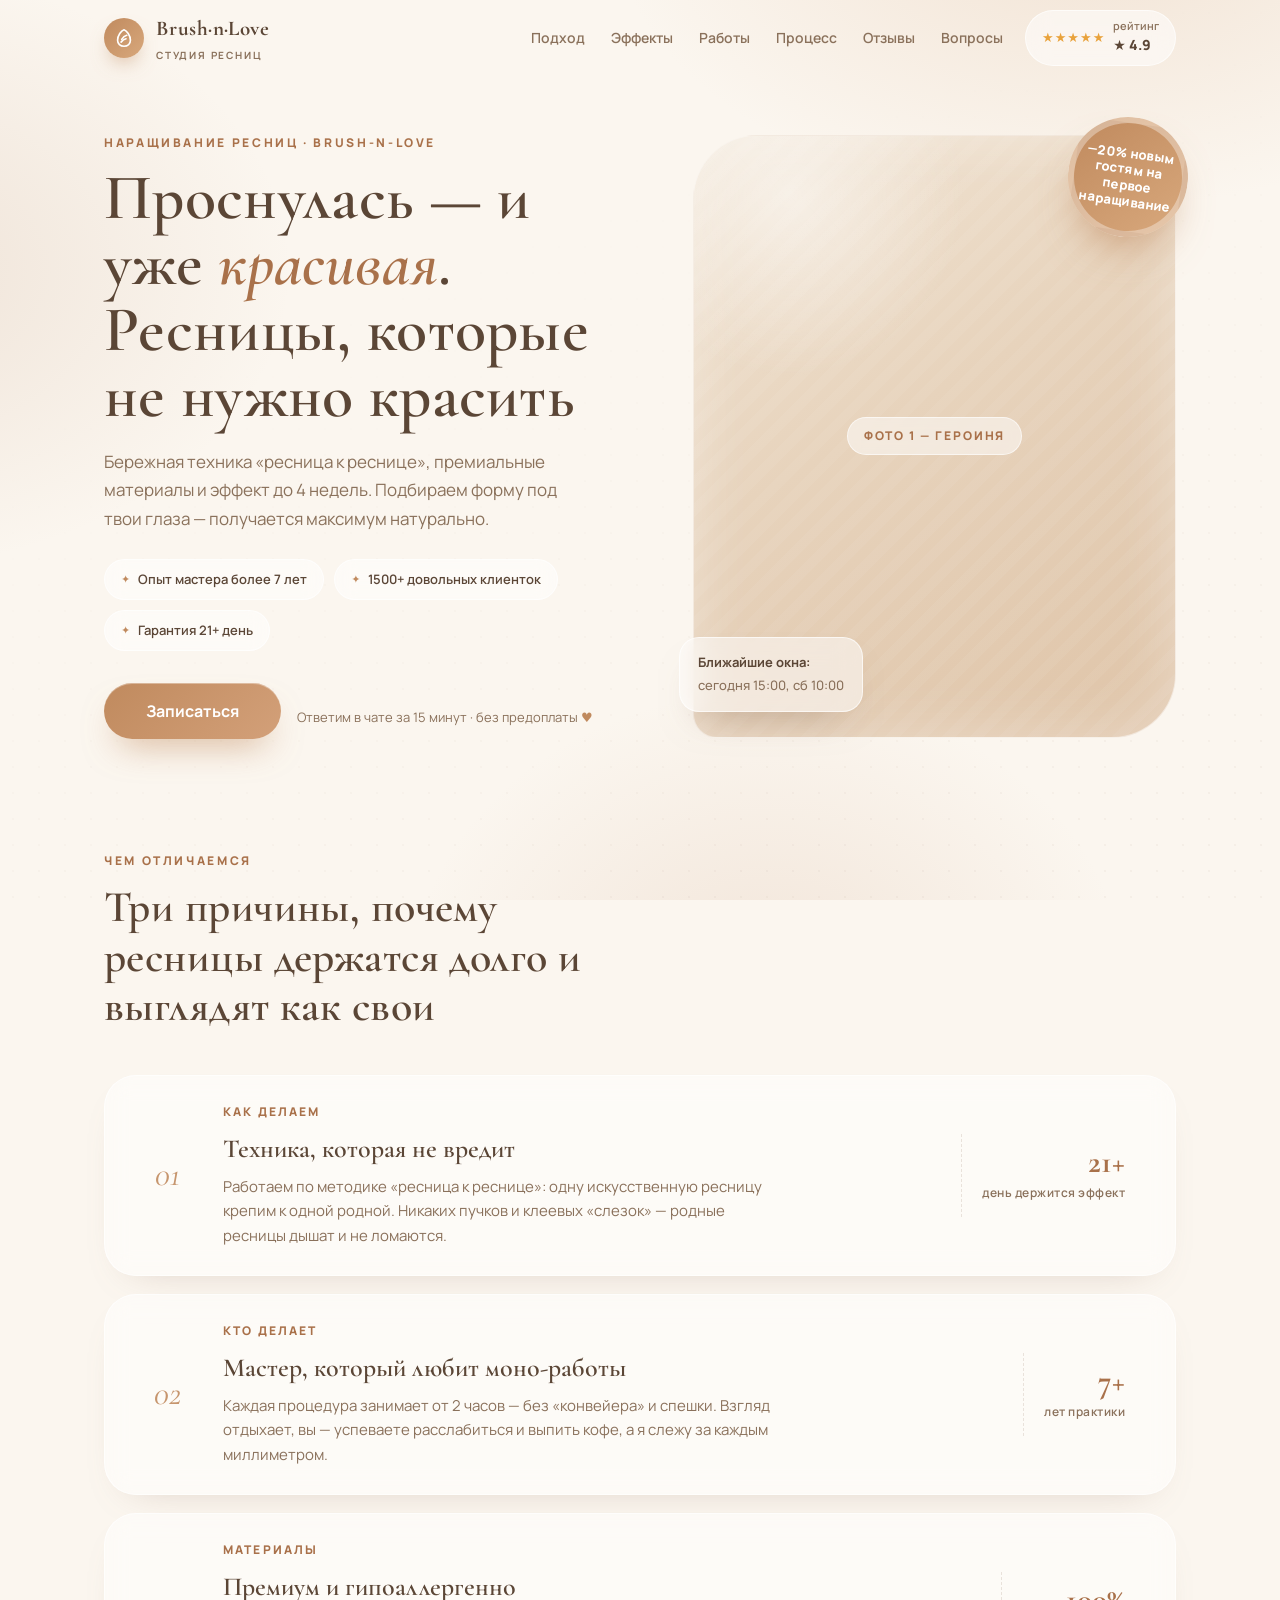
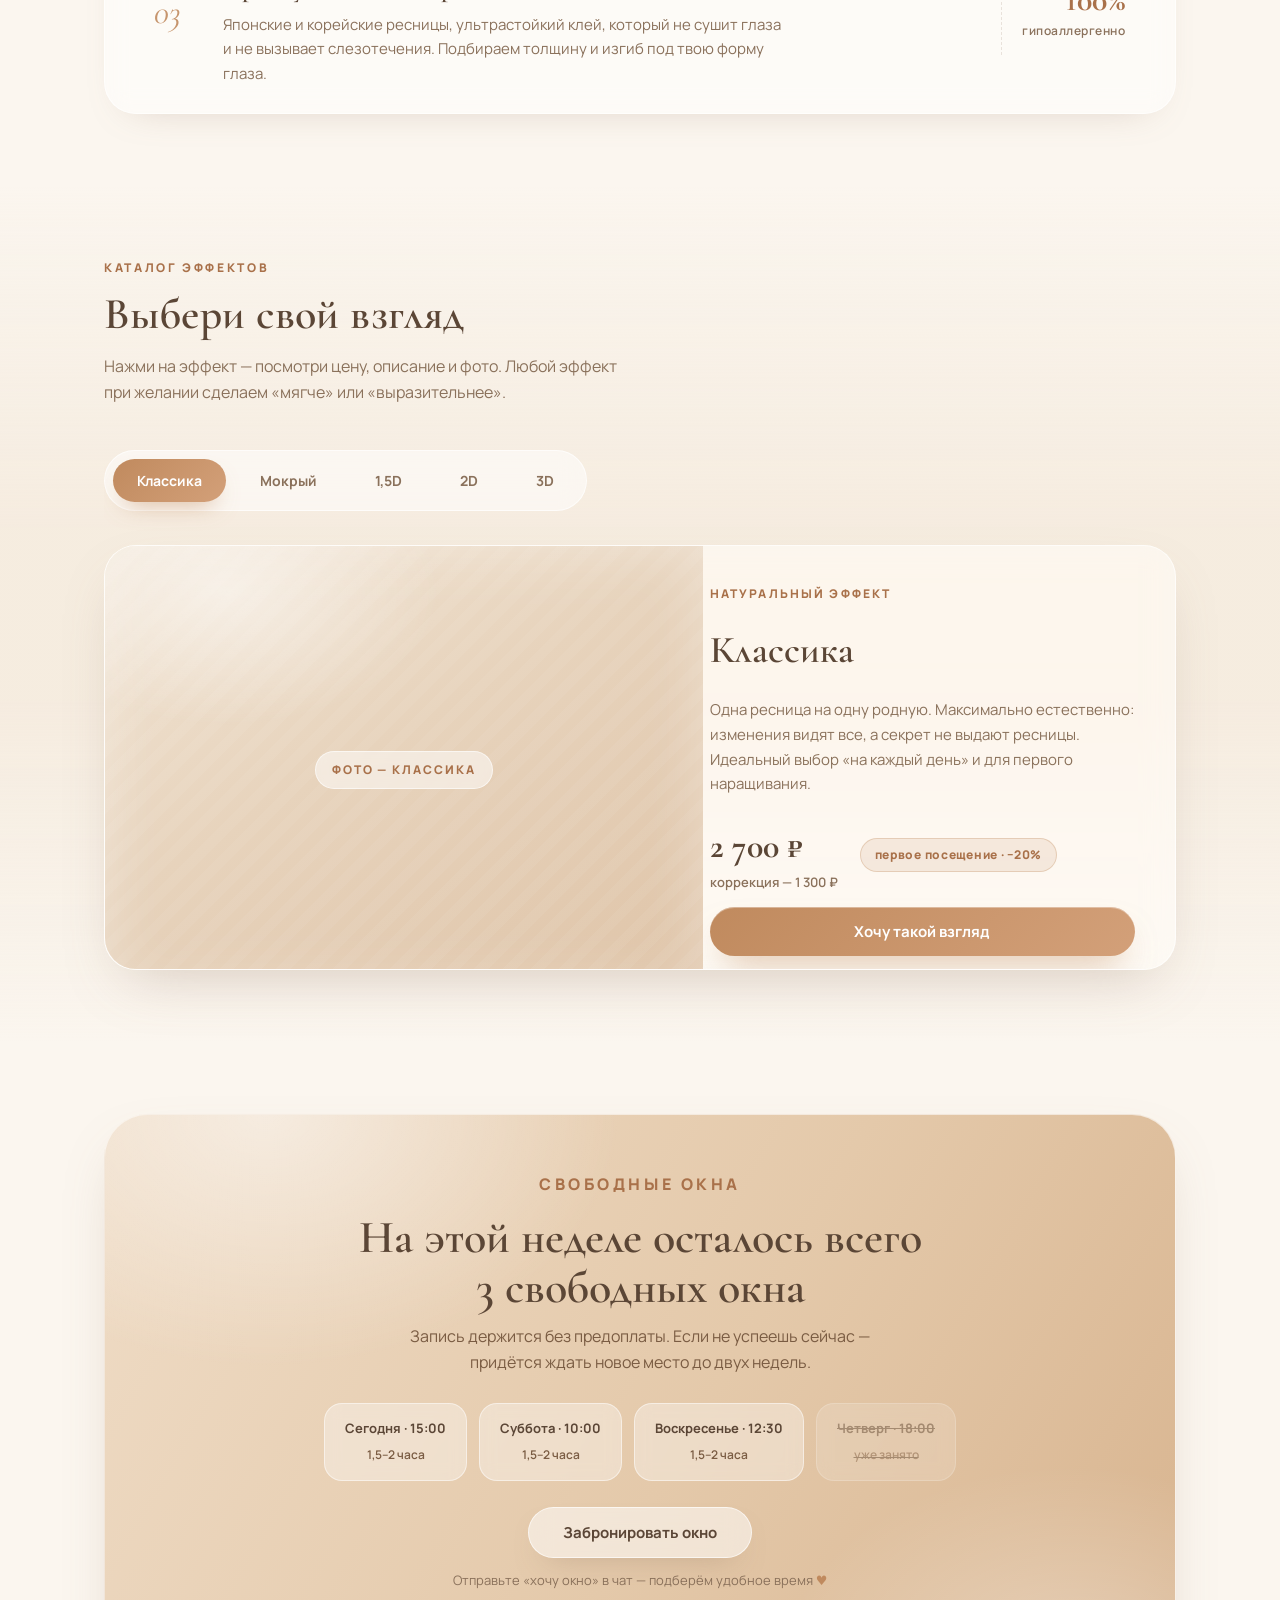
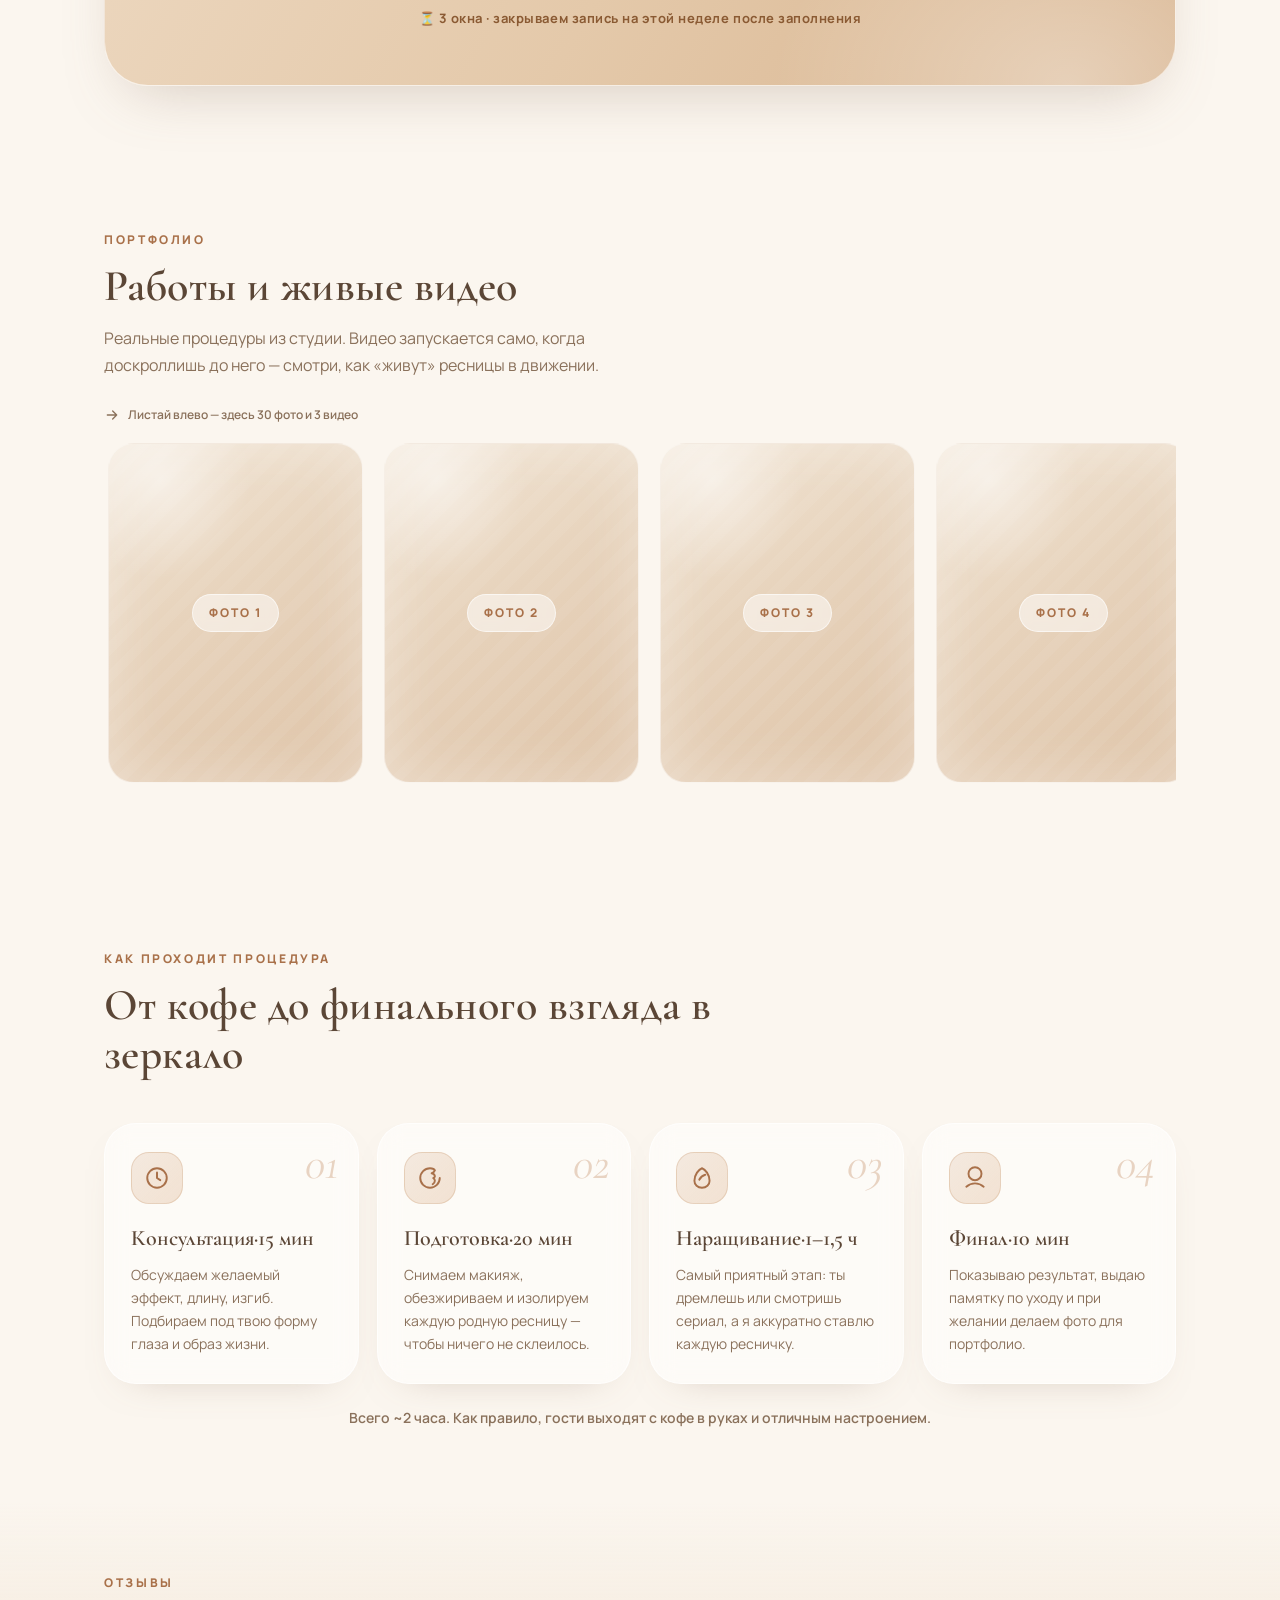
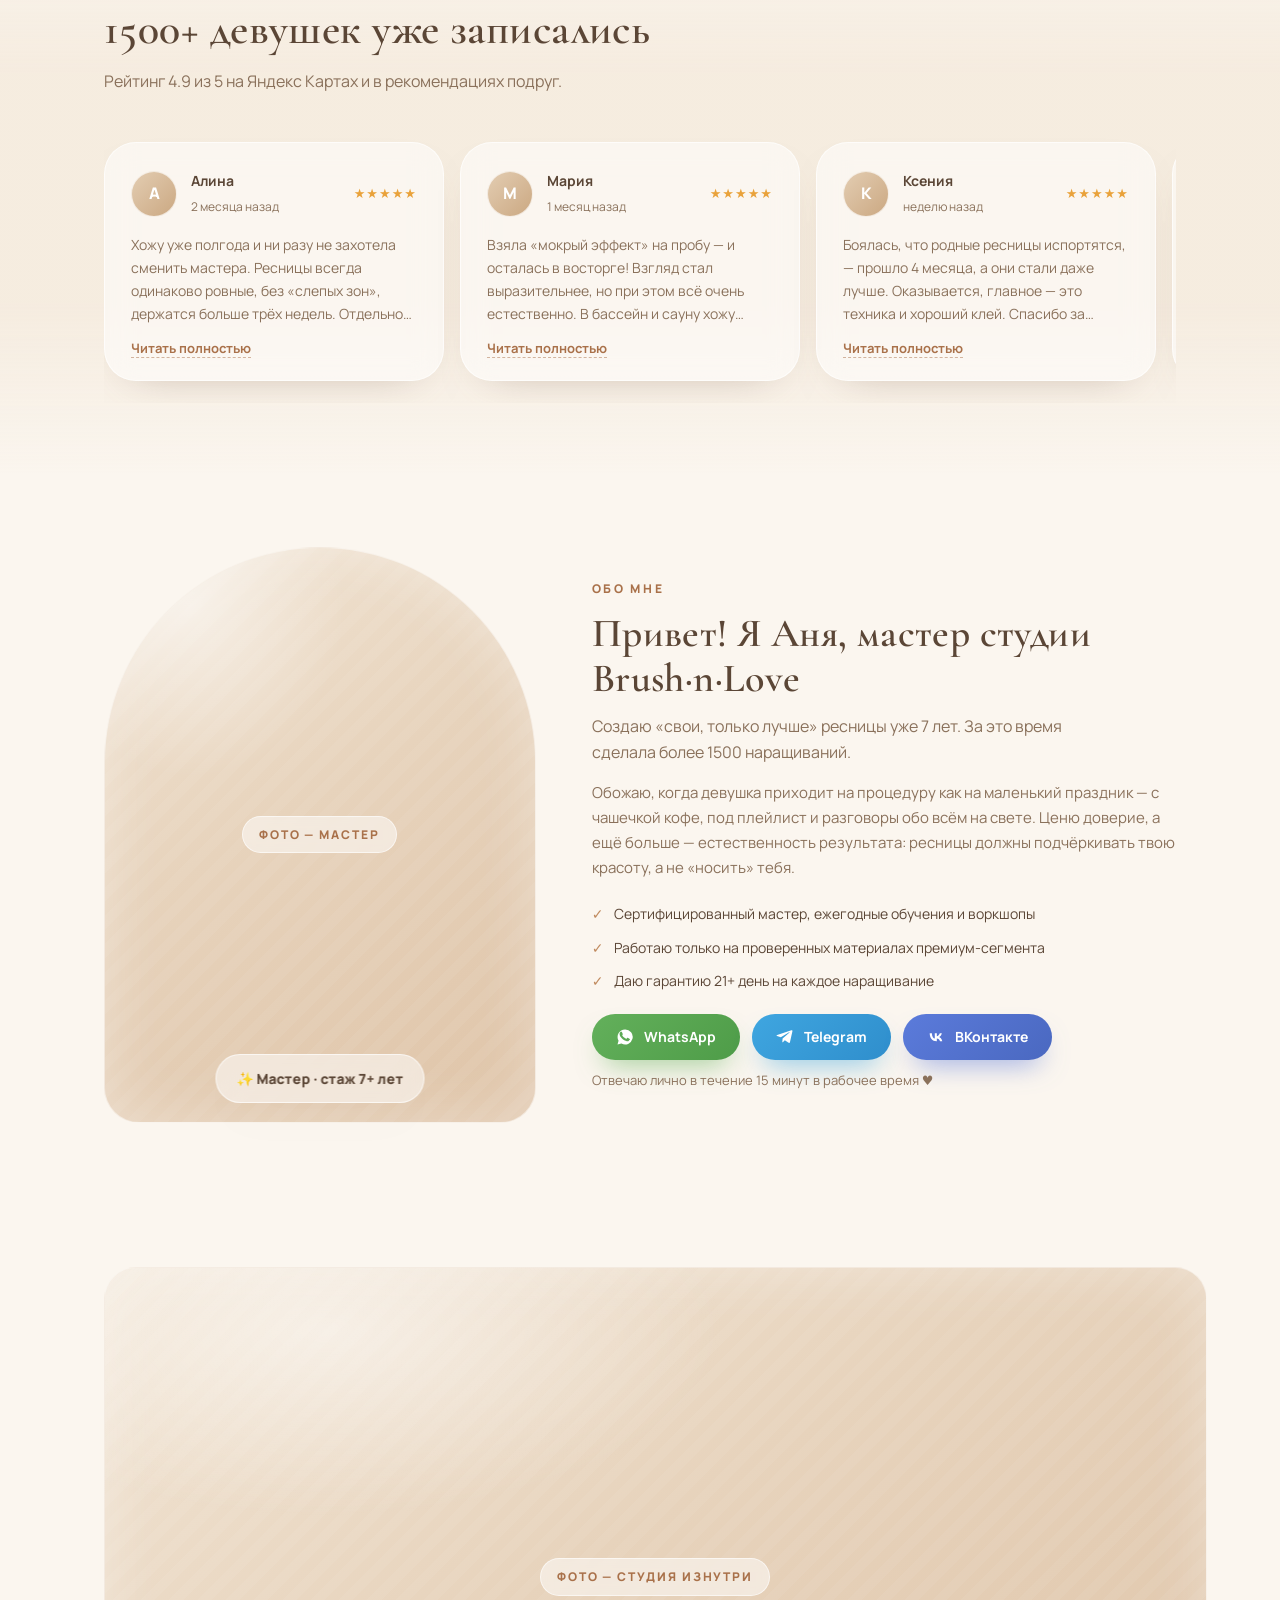
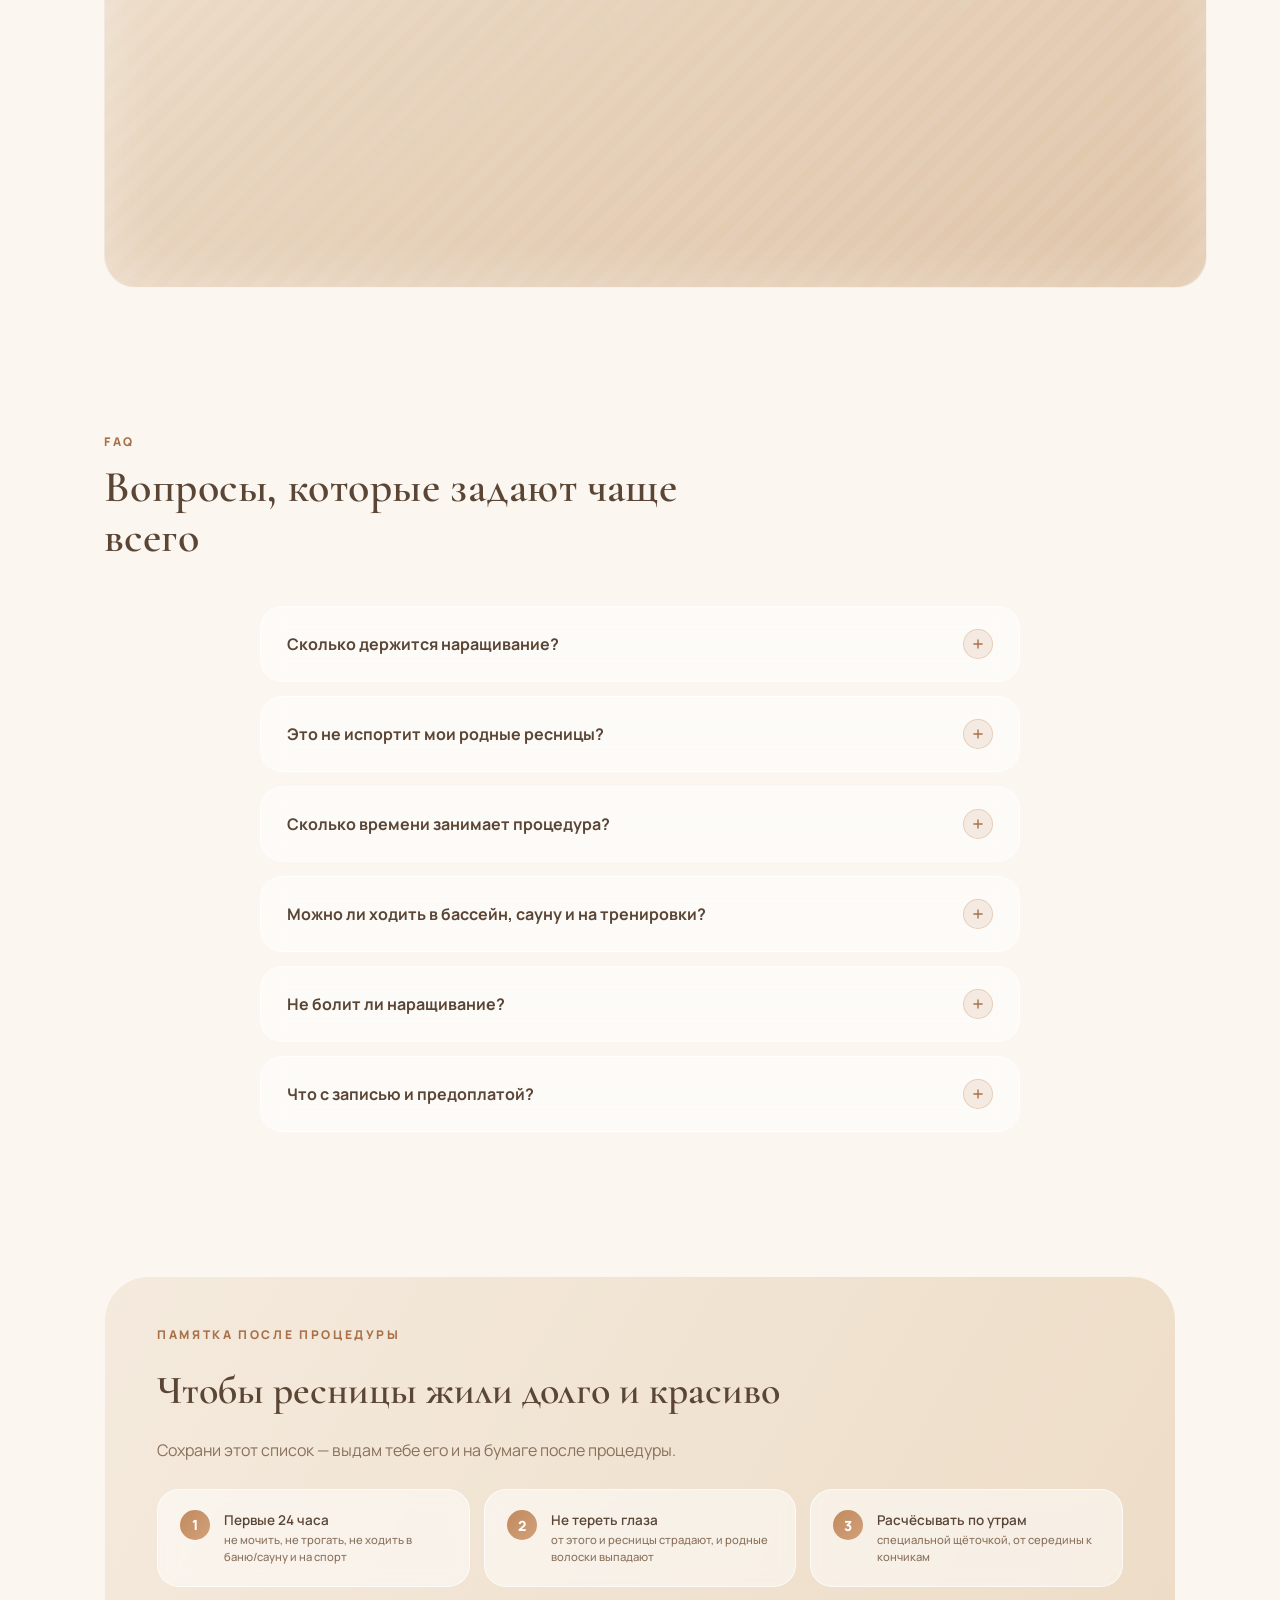
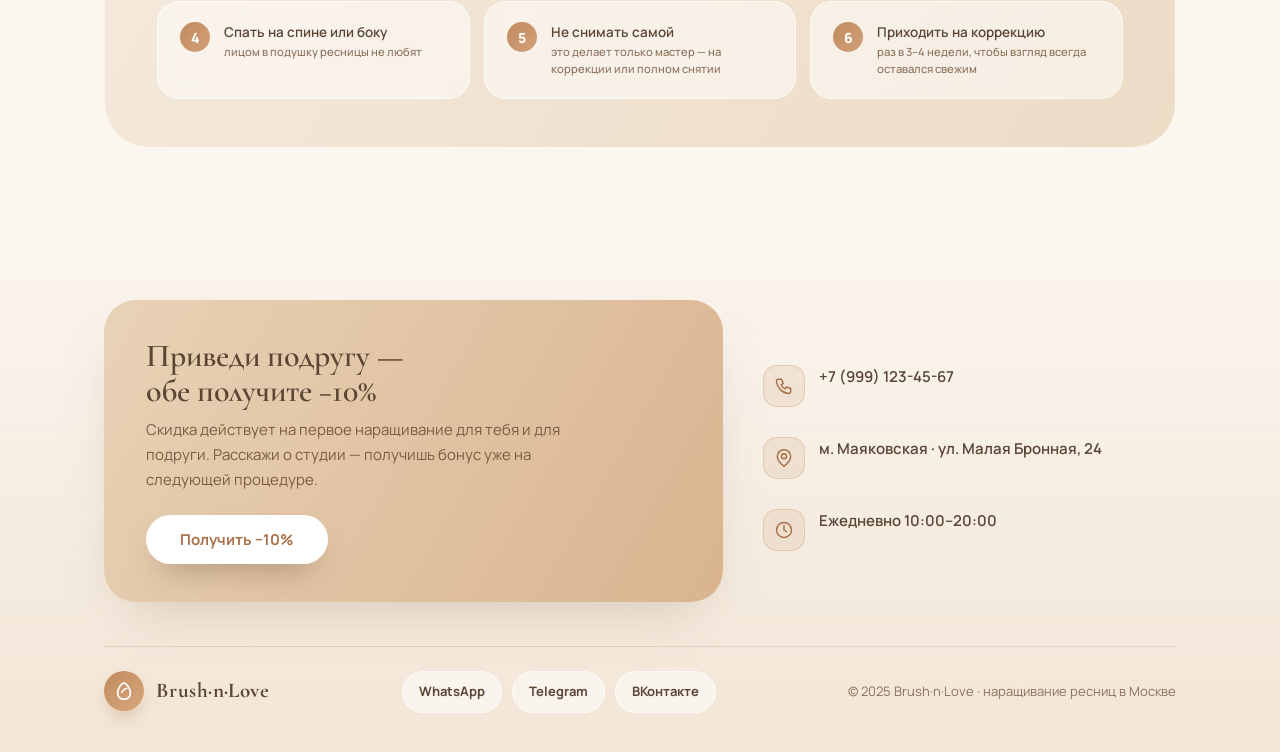
<file: index.html>
<!DOCTYPE html>
<html lang="ru">
<head>
<meta charset="UTF-8">
<meta name="viewport" content="width=device-width, initial-scale=1.0">
<title>Brush·n·Love — студия наращивания ресниц</title>
<meta name="description" content="Студия наращивания ресниц Brush·n·Love: бережная техника, премиальные материалы, эффект до 4 недель. Онлайн-запись.">
<link rel="preconnect" href="https://fonts.googleapis.com">
<link rel="preconnect" href="https://fonts.gstatic.com" crossorigin>
<link href="https://fonts.googleapis.com/css2?family=Cormorant+Garamond:ital,wght@0,500;0,600;0,700;1,500&family=Manrope:wght@400;500;600;700;800&display=swap" rel="stylesheet">
<style>
/* ============================= RESET / TOKENS ============================= */
*,*::before,*::after{ box-sizing:border-box; margin:0; padding:0; }
:root{
  --bg:#FBF6EF;
  --bg2:#F4EADD;
  --cream:#FFFCF7;
  --ink:#5B4636;
  --ink-soft:#8A715B;
  --accent:#C08A5E;
  --accent-deep:#A9714A;
  --green:#7FB069;
  --blue:#6AA8D6;
  --vk:#6C7FD8;
  --line:rgba(139,111,92,.18);
  --glass:rgba(255,255,255,.52);
  --glass-brd:rgba(255,255,255,.65);
  --shadow:0 24px 60px -24px rgba(139,111,92,.35);
  --r-lg:32px;
  --r-md:22px;
  --r-pill:999px;
  --serif:'Cormorant Garamond', Georgia, serif;
  --sans:'Manrope', system-ui, -apple-system, sans-serif;
  --container:1120px;
}
html{ scroll-behavior:smooth; }
body{
  font-family:var(--sans);
  color:var(--ink);
  background:var(--bg);
  line-height:1.65;
  font-size:16px;
  overflow-x:hidden;
  -webkit-font-smoothing:antialiased;
}
img,svg,video{ display:block; max-width:100%; }
a{ color:inherit; text-decoration:none; }
ul{ list-style:none; }
button{ font-family:inherit; cursor:pointer; border:none; background:none; }
::selection{ background:rgba(192,138,94,.25); }

/* ============================= DECORATIVE BG ============================= */
.bg-decor{
  position:fixed; inset:0; z-index:-2; pointer-events:none;
  background:
    radial-gradient(800px 500px at 85% -10%, rgba(224,190,160,.35), transparent 60%),
    radial-gradient(700px 500px at -10% 30%, rgba(195,158,130,.22), transparent 60%),
    radial-gradient(600px 500px at 60% 110%, rgba(214,177,150,.25), transparent 60%),
    var(--bg);
}
.bg-decor::after{
  content:""; position:absolute; inset:0;
  background-image:radial-gradient(rgba(139,111,92,.05) 1px, transparent 1px);
  background-size:26px 26px;
  mask-image:linear-gradient(160deg, transparent 30%, #000 90%);
}

/* ============================= LAYOUT HELPERS ============================= */
.container{ width:100%; max-width:var(--container); margin:0 auto; padding:0 24px; }
section{ padding:72px 0; }
.section-head{ max-width:640px; margin-bottom:44px; }
.eyebrow{
  font-size:12px; letter-spacing:.22em; text-transform:uppercase;
  color:var(--accent-deep); font-weight:800; margin-bottom:12px;
}
.section-title{
  font-family:var(--serif); font-weight:600; font-size:clamp(30px, 5vw, 44px);
  line-height:1.12; letter-spacing:.01em; color:var(--ink);
}
.section-sub{ margin-top:14px; color:var(--ink-soft); font-size:16px; max-width:520px; }

/* ============================= PILL BUTTONS ============================= */
.btn{
  display:inline-flex; align-items:center; justify-content:center; gap:10px;
  padding:17px 34px; border-radius:var(--r-pill);
  font-weight:700; font-size:15px; line-height:1;
  background:linear-gradient(135deg, var(--accent) 0%, #D3A079 100%);
  color:#fff; box-shadow:0 18px 34px -14px rgba(192,138,94,.65), inset 0 1px 0 rgba(255,255,255,.35);
  transition:transform .2s ease, box-shadow .2s ease, filter .2s ease;
  white-space:nowrap;
}
.btn:hover{ transform:translateY(-2px); filter:brightness(1.04); box-shadow:0 24px 42px -16px rgba(192,138,94,.7); }
.btn:active{ transform:translateY(0); }
.btn-ghost{
  background:var(--glass); border:1px solid var(--glass-brd); color:var(--ink);
  box-shadow:0 14px 30px -18px rgba(139,111,92,.5); backdrop-filter:blur(12px);
}
.btn-ghost:hover{ box-shadow:0 20px 38px -18px rgba(139,111,92,.55); }
.btn-sm{ padding:13px 24px; font-size:14px; }
.micro{
  display:block; margin-top:12px; font-size:13px; color:var(--ink-soft);
  text-align:center;
}
.micro .heart{ color:var(--accent); }

/* ============================= GLASS CARD ============================= */
.glass{
  background:var(--glass);
  border:1px solid var(--glass-brd);
  border-radius:var(--r-lg);
  backdrop-filter:blur(14px) saturate(150%);
  -webkit-backdrop-filter:blur(14px) saturate(150%);
  box-shadow:var(--shadow);
}

/* ============================= PHOTO PLACEHOLDER ============================= */
.ph{
  position:relative; overflow:hidden;
  border-radius:var(--r-lg);
  background:
    linear-gradient(150deg, #F2E6D6 0%, #E7D3BC 45%, #DFC4A8 100%);
  border:1px solid rgba(255,255,255,.6);
  box-shadow:inset 0 0 60px rgba(255,255,255,.35);
  display:flex; align-items:center; justify-content:center;
}
.ph::before{
  content:""; position:absolute; inset:0;
  background:
    radial-gradient(60% 50% at 20% 10%, rgba(255,255,255,.5), transparent 60%),
    repeating-linear-gradient(135deg, rgba(255,255,255,.05) 0 10px, transparent 10px 20px);
}
.ph-label{
  position:relative; z-index:1;
  font-size:12px; letter-spacing:.16em; text-transform:uppercase;
  color:var(--accent-deep); font-weight:800;
  background:rgba(255,255,255,.5); backdrop-filter:blur(6px);
  padding:8px 16px; border-radius:var(--r-pill); border:1px solid rgba(255,255,255,.6);
}
.ph-ratio-4-3{ aspect-ratio:4/3; }
.ph-ratio-3-4{ aspect-ratio:3/4; }
.ph-ratio-1-1{ aspect-ratio:1/1; }
.ph-ratio-16-9{ aspect-ratio:16/9; }

/* ============================= HEADER ============================= */
.site-header{
  position:sticky; top:0; z-index:100;
  transition:background .3s ease, box-shadow .3s ease, border-color .3s ease;
  border-bottom:1px solid transparent;
  background:transparent;
}
.site-header.scrolled{
  background:rgba(251,246,239,.72);
  -webkit-backdrop-filter:blur(16px) saturate(160%);
  backdrop-filter:blur(16px) saturate(160%);
  border-bottom:1px solid var(--glass-brd);
  box-shadow:0 10px 30px -22px rgba(139,111,92,.4);
}
.header-inner{ display:flex; align-items:center; gap:22px; min-height:76px; }
.logo{ display:flex; align-items:center; gap:12px; font-weight:800; font-size:21px; color:var(--ink); font-family:var(--serif); letter-spacing:.02em; }
.logo .mark{
  width:40px; height:40px; border-radius:50%;
  background:linear-gradient(135deg, var(--accent) 0%, #D8A87C 100%);
  display:grid; place-items:center; color:#fff;
  box-shadow:0 10px 20px -8px rgba(192,138,94,.7);
}
.logo .mark svg{ width:22px; height:22px; }
.logo small{ display:block; font-family:var(--sans); font-size:10px; font-weight:700; letter-spacing:.18em; text-transform:uppercase; color:var(--ink-soft); }
.header-nav{ margin-left:auto; display:flex; gap:26px; }
.header-nav a{ font-size:14px; font-weight:600; color:var(--ink-soft); transition:color .2s ease; }
.header-nav a:hover{ color:var(--accent-deep); }
.rating-badge{
  display:inline-flex; align-items:center; gap:8px;
  background:var(--glass); border:1px solid var(--glass-brd);
  padding:9px 16px; border-radius:var(--r-pill);
  -webkit-backdrop-filter:blur(12px); backdrop-filter:blur(12px);
  font-weight:800; font-size:14px; color:var(--ink);
}
.rating-badge .stars{ color:#E9A23B; letter-spacing:1px; font-size:13px; }
.rating-badge small{ display:block; font-size:11px; font-weight:600; color:var(--ink-soft); line-height:1.1; }
.rating-badge small b{ color:var(--ink); }

/* ============================= HERO ============================= */
.hero{ padding-top:56px; padding-bottom:40px; }
.hero-grid{ display:grid; grid-template-columns:1.05fr .95fr; gap:56px; align-items:center; }
.hero-copy h1{
  font-family:var(--serif); font-weight:600;
  font-size:clamp(40px, 6.4vw, 64px); line-height:1.03; letter-spacing:.005em;
  color:var(--ink); margin:6px 0 0;
}
.hero-copy h1 em{ font-style:italic; color:var(--accent-deep); }
.hero-sub{ margin-top:20px; font-size:17px; color:var(--ink-soft); max-width:470px; }
.hero-list{ margin-top:26px; display:flex; flex-wrap:wrap; gap:10px; }
.chip{
  display:inline-flex; align-items:center; gap:8px;
  background:var(--glass); border:1px solid var(--glass-brd);
  padding:9px 16px; border-radius:var(--r-pill); font-size:13px; font-weight:600; color:var(--ink);
  -webkit-backdrop-filter:blur(10px); backdrop-filter:blur(10px);
}
.chip::before{ content:"✦"; color:var(--accent); font-size:11px; }
.hero-cta{ margin-top:32px; display:flex; align-items:center; gap:16px; flex-wrap:wrap; }
.hero-cta .btn{ padding:20px 42px; font-size:16px; }
.hero-media{ position:relative; }
.hero-photo{ border-radius:64px 64px 64px 24px; }
.hero-photo .ph{ border-radius:inherit; }
.hero-stamp{
  position:absolute; top:-18px; right:-12px;
  background:linear-gradient(135deg, var(--accent) 0%, #D8A87C 100%);
  color:#fff; border-radius:50%; width:120px; height:120px;
  display:grid; place-items:center; text-align:center;
  font-size:13px; font-weight:800; line-height:1.25; letter-spacing:.02em;
  box-shadow:0 24px 44px -18px rgba(192,138,94,.8);
  border:6px solid rgba(255,255,255,.35);
  transform:rotate(8deg);
}
.hero-note{
  position:absolute; left:-14px; bottom:26px;
  background:var(--glass); border:1px solid var(--glass-brd);
  -webkit-backdrop-filter:blur(14px); backdrop-filter:blur(14px);
  border-radius:20px; padding:14px 18px; font-size:13px; font-weight:700; color:var(--ink);
  box-shadow:0 20px 40px -24px rgba(139,111,92,.6); max-width:230px;
}
.hero-note span{ display:block; font-weight:500; color:var(--ink-soft); margin-top:2px; }

/* ============================= DIFF ============================= */
.diff{ position:relative; }
.diff .section-head{ max-width:560px; }
.diff-rows{ display:grid; gap:18px; }
.diff-row{
  display:grid; grid-template-columns:64px 1fr auto; gap:24px; align-items:center;
  background:var(--glass); border:1px solid var(--glass-brd); border-radius:var(--r-lg);
  padding:26px 30px;
  -webkit-backdrop-filter:blur(12px); backdrop-filter:blur(12px);
  box-shadow:0 16px 40px -28px rgba(139,111,92,.4);
  transition:transform .25s ease;
}
.diff-row:hover{ transform:translateY(-3px); }
.diff-num{
  font-family:var(--serif); font-style:italic; font-size:34px; color:var(--accent);
  opacity:.9; text-align:center;
}
.diff-body h3{ font-family:var(--serif); font-size:26px; font-weight:600; margin-bottom:4px; }
.diff-body h3 small{ display:block; font-family:var(--sans); font-size:12px; font-weight:800; letter-spacing:.18em; text-transform:uppercase; color:var(--accent-deep); margin-bottom:6px; }
.diff-body p{ color:var(--ink-soft); font-size:15px; max-width:560px; }
.diff-stat{
  text-align:right; padding:12px 20px; border-left:1px dashed var(--line);
}
.diff-stat b{ font-family:var(--serif); font-size:32px; font-weight:700; color:var(--accent-deep); display:block; line-height:1; }
.diff-stat span{ font-size:12px; font-weight:600; color:var(--ink-soft); letter-spacing:.04em; }

/* ============================= EFFECTS ============================= */
.effects{ background:linear-gradient(180deg, transparent, rgba(240,226,208,.5) 40%, rgba(240,226,208,.5) 60%, transparent); }
.eff-tabs{
  display:flex; gap:10px; flex-wrap:wrap; margin-bottom:28px;
  background:var(--glass); border:1px solid var(--glass-brd); border-radius:var(--r-pill);
  padding:8px; width:max-content; max-width:100%;
  -webkit-backdrop-filter:blur(12px); backdrop-filter:blur(12px);
}
.eff-tabs-wrap{ overflow-x:auto; padding-bottom:6px; scrollbar-width:thin; }
.eff-tab{
  padding:12px 24px; border-radius:var(--r-pill); font-weight:700; font-size:14px;
  color:var(--ink-soft); transition:all .2s ease; white-space:nowrap;
}
.eff-tab:hover{ color:var(--accent-deep); }
.eff-tab.active{
  background:linear-gradient(135deg, var(--accent) 0%, #D3A079 100%); color:#fff;
  box-shadow:0 12px 24px -12px rgba(192,138,94,.7);
}
.eff-panel{ display:none; animation:fadein .35s ease; }
.eff-panel.active{ display:block; }
@keyframes fadein{ from{ opacity:0; transform:translateY(10px);} to{ opacity:1; transform:none;} }
.eff-card{ display:grid; grid-template-columns:.95fr 1.05fr; gap:0; overflow:hidden; }
.eff-media{ padding:0; }
.eff-media .ph{ border-radius:0; border:none; height:100%; min-height:320px; }
.eff-info{ padding:38px 40px; display:flex; flex-direction:column; gap:16px; }
.eff-info .kicker{ font-size:12px; font-weight:800; letter-spacing:.18em; text-transform:uppercase; color:var(--accent-deep); }
.eff-info h3{ font-family:var(--serif); font-weight:600; font-size:clamp(28px, 4vw, 38px); }
.eff-info p{ color:var(--ink-soft); font-size:15px; }
.eff-meta{ display:flex; align-items:center; gap:22px; margin-top:6px; flex-wrap:wrap; }
.eff-price{ font-family:var(--serif); font-size:34px; font-weight:700; color:var(--ink); }
.eff-price small{ font-family:var(--sans); font-size:13px; font-weight:600; color:var(--ink-soft); display:block; line-height:1.2; }
.eff-badge{
  background:rgba(192,138,94,.14); color:var(--accent-deep);
  border:1px solid rgba(192,138,94,.3); padding:6px 14px; border-radius:var(--r-pill);
  font-size:12px; font-weight:800; letter-spacing:.06em;
}
.eff-cta{ margin-top:auto; }
.eff-cta .btn{ width:100%; }

/* ============================= FREE WINDOWS ============================= */
.windows-inner{
  position:relative; overflow:hidden;
  border-radius:44px; padding:56px 56px;
  background:linear-gradient(120deg, #EFDCC6 0%, #E4C9AA 55%, #D8B48F 100%);
  box-shadow:var(--shadow);
  text-align:center; color:var(--ink);
}
.windows-inner::before{
  content:""; position:absolute; inset:0;
  background:radial-gradient(60% 80% at 15% 0%, rgba(255,255,255,.5), transparent 55%),
             radial-gradient(50% 70% at 90% 100%, rgba(255,255,255,.35), transparent 55%);
}
.windows-inner > *{ position:relative; z-index:1; }
.windows-inner .eyebrow{ color:var(--accent-deep); }
.windows-inner h2{ font-family:var(--serif); font-weight:600; font-size:clamp(30px, 5vw, 46px); line-height:1.1; margin:14px 0 10px; }
.windows-inner p{ color:#7a5c43; font-size:16px; max-width:520px; margin:0 auto; }
.windows-slots{
  display:flex; gap:12px; justify-content:center; flex-wrap:wrap; margin:28px 0 8px;
}
.wslot{
  background:rgba(255,255,255,.35); border:1px solid rgba(255,255,255,.5);
  border-radius:18px; padding:14px 20px; min-width:120px;
  -webkit-backdrop-filter:blur(8px); backdrop-filter:blur(8px);
  transition:transform .2s ease, background .2s ease;
}
.wslot:hover{ transform:translateY(-3px); background:rgba(255,255,255,.5); }
.wslot b{ display:block; font-size:13px; }
.wslot span{ font-size:12px; color:#7a5c43; font-weight:600; }
.wslot.taken{ opacity:.45; text-decoration:line-through; pointer-events:none; }
.windows-cta{ margin-top:26px; }
.countdown-note{
  margin-top:16px; font-size:13px; font-weight:700; color:#8a5a33; letter-spacing:.04em;
}

/* ============================= PORTFOLIO ============================= */
.portfolio .section-head{ margin-bottom:26px; }
.strip-hint{
  font-size:12px; color:var(--ink-soft); display:inline-flex; align-items:center; gap:8px;
  margin-bottom:14px; font-weight:600;
}
.strip-hint svg{ width:16px; height:16px; }
.photo-strip{
  display:flex; gap:16px; overflow-x:auto; padding:4px 4px 22px;
  scroll-snap-type:x mandatory; -webkit-overflow-scrolling:touch;
  scrollbar-width:none; cursor:grab;
}
.photo-strip::-webkit-scrollbar{ height:0; display:none; }
.photo-strip.dragging{ cursor:grabbing; user-select:none; }
.photo-strip.dragging *{ pointer-events:none; }
.strip-item{
  scroll-snap-align:center; flex:0 0 auto; width:260px; position:relative;
}
.strip-item .ph{ height:340px; border-radius:26px; }
.strip-item.has-video .ph{
  background:linear-gradient(150deg, #D9C3A8 0%, #C4A17E 100%);
}
.strip-play{
  position:absolute; inset:0; display:grid; place-items:center; z-index:1;
}
.strip-play span{
  width:60px; height:60px; border-radius:50%;
  background:rgba(255,255,255,.55); -webkit-backdrop-filter:blur(6px); backdrop-filter:blur(6px);
  border:1px solid rgba(255,255,255,.7);
  display:grid; place-items:center; color:var(--accent-deep);
}
.strip-play svg{ width:22px; height:22px; margin-left:3px; }
.strip-caption{ position:absolute; bottom:12px; left:12px; right:12px; text-align:center; }

/* ============================= STEPS ============================= */
.steps-grid{ display:grid; grid-template-columns:repeat(4,1fr); gap:18px; }
.step-card{
  background:var(--glass); border:1px solid var(--glass-brd); border-radius:var(--r-lg);
  padding:28px 26px; position:relative; overflow:hidden;
  -webkit-backdrop-filter:blur(12px); backdrop-filter:blur(12px);
  box-shadow:0 16px 40px -30px rgba(139,111,92,.5);
  transition:transform .25s ease;
}
.step-card:hover{ transform:translateY(-4px); }
.step-card .num{
  font-family:var(--serif); font-style:italic; font-size:46px; color:var(--accent);
  opacity:.35; line-height:1; position:absolute; top:16px; right:20px;
}
.step-card .ico{
  width:52px; height:52px; border-radius:18px; margin-bottom:16px;
  display:grid; place-items:center; color:var(--accent-deep);
  background:linear-gradient(135deg, rgba(192,138,94,.16), rgba(216,168,124,.3));
  border:1px solid rgba(192,138,94,.25);
}
.step-card .ico svg{ width:26px; height:26px; }
.step-card h3{ font-family:var(--serif); font-size:22px; font-weight:600; margin-bottom:6px; }
.step-card p{ font-size:14px; color:var(--ink-soft); }
.steps-foot{ margin-top:22px; text-align:center; color:var(--ink-soft); font-size:14px; font-weight:600; }

/* ============================= REVIEWS ============================= */
.reviews{ background:linear-gradient(180deg, transparent, rgba(240,226,208,.5) 30%, rgba(240,226,208,.5) 70%, transparent); }
.rev-strip{
  display:flex; gap:16px; overflow-x:auto; padding:4px 4px 22px;
  scroll-snap-type:x mandatory; -webkit-overflow-scrolling:touch;
  scrollbar-width:none; cursor:grab;
}
.rev-strip::-webkit-scrollbar{ height:0; display:none; }
.rev-strip.dragging{ cursor:grabbing; user-select:none; }
.rev-strip.dragging *{ pointer-events:none; }
.rev-card{
  scroll-snap-align:start; flex:0 0 auto; width:340px;
  background:var(--glass); border:1px solid var(--glass-brd); border-radius:var(--r-lg);
  padding:26px 26px 22px; display:flex; flex-direction:column; gap:14px;
  -webkit-backdrop-filter:blur(14px); backdrop-filter:blur(14px);
  box-shadow:0 18px 44px -30px rgba(139,111,92,.55);
}
.rev-head{ display:flex; align-items:center; gap:14px; }
.rev-ava{
  width:46px; height:46px; border-radius:50%; flex:0 0 auto;
  background:linear-gradient(135deg, #E3CDB2, #CBA882);
  border:1px solid rgba(255,255,255,.7);
  display:grid; place-items:center; font-weight:800; color:#fff; font-size:16px;
}
.rev-who b{ display:block; font-size:14px; color:var(--ink); }
.rev-who span{ font-size:12px; color:var(--ink-soft); }
.rev-stars{ margin-left:auto; color:#E9A23B; font-size:13px; letter-spacing:1px; }
.rev-card p.clamp{
  font-size:14px; color:var(--ink-soft);
  display:-webkit-box; -webkit-line-clamp:4; -webkit-box-orient:vertical; overflow:hidden;
}
.rev-card .review-full{ display:none; }
.rev-more{
  align-self:flex-start; font-size:13px; font-weight:700; color:var(--accent-deep);
  border-bottom:1px dashed rgba(169,113,74,.5); transition:opacity .2s ease;
}
.rev-more:hover{ opacity:.7; }

/* ============================= ABOUT ============================= */
.about-grid{ display:grid; grid-template-columns:.85fr 1.15fr; gap:56px; align-items:center; }
.about-photo-wrap{ position:relative; }
.about-photo-wrap .ph{ border-radius:220px 220px 36px 36px; }
.about-exp-badge{
  position:absolute; bottom:20px; left:50%; transform:translateX(-50%);
  background:var(--glass); border:1px solid var(--glass-brd);
  -webkit-backdrop-filter:blur(14px); backdrop-filter:blur(14px);
  border-radius:var(--r-pill); padding:12px 20px; font-weight:800; font-size:14px;
  box-shadow:0 20px 40px -24px rgba(139,111,92,.6); white-space:nowrap;
}
.about-text .section-title{ font-size:clamp(28px, 4vw, 40px); }
.about-text .section-sub{ margin-top:12px; }
.about-text p.body{ margin-top:16px; color:var(--ink-soft); font-size:15px; }
.about-perks{ margin:22px 0; display:grid; gap:10px; }
.about-perks li{ display:flex; gap:10px; align-items:flex-start; font-size:14px; color:var(--ink); }
.about-perks li::before{ content:"✓"; color:var(--accent); font-weight:800; }
.messengers{ display:flex; gap:12px; flex-wrap:wrap; margin-top:8px; }
.messengers .btn{ padding:14px 24px; font-size:14px; }
.wa{ background:linear-gradient(135deg,#63B05B,#4E9C48); box-shadow:0 14px 28px -12px rgba(99,176,91,.7); }
.tg{ background:linear-gradient(135deg,#3FA6E0,#2F8ECC); box-shadow:0 14px 28px -12px rgba(63,166,224,.7); }
.vk{ background:linear-gradient(135deg,#5B7BDB,#4A68C0); box-shadow:0 14px 28px -12px rgba(91,123,219,.7); }
.messengers svg{ width:18px; height:18px; }

/* ============================= PLACE ============================= */
.place-grid{ display:grid; grid-template-columns:1.05fr .95fr; gap:40px; align-items:stretch; }
.place-photo .ph{ height:100%; min-height:360px; }
.place-card{
  border-radius:var(--r-lg); padding:36px 38px;
  display:flex; flex-direction:column; gap:8px; justify-content:center;
}
.place-card h3{ font-family:var(--serif); font-weight:600; font-size:30px; }
.place-line{ display:flex; gap:14px; align-items:flex-start; margin-top:14px; }
.place-ico{
  width:42px; height:42px; flex:0 0 auto; border-radius:14px;
  background:rgba(192,138,94,.14); border:1px solid rgba(192,138,94,.25);
  display:grid; place-items:center; color:var(--accent-deep);
}
.place-ico svg{ width:20px; height:20px; }
.place-line b{ display:block; font-size:14px; }
.place-line p{ font-size:14px; color:var(--ink-soft); }
.place-cta{ margin-top:22px; }

/* ============================= FAQ ============================= */
.faq-list{ max-width:760px; margin:0 auto; display:grid; gap:14px; }
.faq-item{
  background:var(--glass); border:1px solid var(--glass-brd); border-radius:var(--r-md);
  -webkit-backdrop-filter:blur(12px); backdrop-filter:blur(12px);
  overflow:hidden; transition:box-shadow .25s ease;
}
.faq-item.open{ box-shadow:0 20px 44px -30px rgba(139,111,92,.55); }
.faq-q{
  width:100%; display:flex; align-items:center; gap:16px; text-align:left;
  padding:22px 26px; font-weight:700; font-size:16px; color:var(--ink);
}
.faq-ic{
  width:30px; height:30px; flex:0 0 auto; border-radius:50%; margin-left:auto;
  background:rgba(192,138,94,.14); border:1px solid rgba(192,138,94,.3);
  display:grid; place-items:center; color:var(--accent-deep);
  transition:transform .3s ease, background .3s ease;
}
.faq-ic svg{ width:14px; height:14px; }
.faq-item.open .faq-ic{ transform:rotate(45deg); background:linear-gradient(135deg,var(--accent),#D3A079); color:#fff; }
.faq-a{ max-height:0; overflow:hidden; transition:max-height .35s ease; }
.faq-a-inner{ padding:0 26px 24px 26px; color:var(--ink-soft); font-size:15px; }

/* ============================= MEMO ============================= */
.memo-card{
  border-radius:44px; padding:48px 52px;
  background:linear-gradient(120deg, #F4EADD 0%, #EDDCC6 100%);
  border:1px solid rgba(255,255,255,.7);
}
.memo-card h2{ font-family:var(--serif); font-weight:600; font-size:clamp(28px,4vw,40px); margin-bottom:6px; }
.memo-card .section-sub{ margin-bottom:26px; }
.memo-grid{ display:grid; grid-template-columns:repeat(3,1fr); gap:14px; }
.memo-item{
  background:rgba(255,255,255,.5); border:1px solid rgba(255,255,255,.7);
  border-radius:var(--r-md); padding:20px 22px; display:flex; gap:14px; align-items:flex-start;
  -webkit-backdrop-filter:blur(8px); backdrop-filter:blur(8px);
}
.memo-item .n{
  width:30px; height:30px; flex:0 0 auto; border-radius:50%;
  background:linear-gradient(135deg,var(--accent),#D3A079); color:#fff;
  display:grid; place-items:center; font-weight:800; font-size:14px;
}
.memo-item p{ font-size:13.5px; color:var(--ink); font-weight:600; line-height:1.5; }
.memo-item p small{ display:block; font-weight:500; color:var(--ink-soft); margin-top:2px; }

/* ============================= FOOTER ============================= */
.site-footer{ padding:56px 0 40px; margin-top:24px; background:linear-gradient(180deg, transparent, rgba(234,216,194,.55)); }
.footer-cards{ display:grid; grid-template-columns:1.2fr .8fr; gap:40px; align-items:stretch; margin-bottom:44px; }
.ref-card{
  border-radius:var(--r-lg); padding:38px 42px;
  background:linear-gradient(120deg, #E8D2B6 0%, #D9B48F 100%);
  color:var(--ink); position:relative; overflow:hidden;
  box-shadow:var(--shadow);
}
.ref-card h3{ font-family:var(--serif); font-weight:600; font-size:32px; line-height:1.1; }
.ref-card p{ margin-top:10px; font-size:15px; color:#7a5c43; max-width:420px; }
.ref-card .btn{ margin-top:22px; background:#fff; color:var(--accent-deep); box-shadow:0 16px 32px -16px rgba(90,60,35,.6); }
.contacts-card{ display:flex; flex-direction:column; justify-content:center; gap:16px; }
.contacts-card .row{ display:flex; align-items:center; gap:14px; font-size:15px; font-weight:600; }
.contacts-card .row .place-ico{ width:38px; height:38px; }
.footer-bottom{
  display:flex; align-items:center; justify-content:space-between; gap:20px; flex-wrap:wrap;
  border-top:1px solid var(--line); padding-top:24px;
  font-size:13px; color:var(--ink-soft);
}
.footer-soc{ display:flex; gap:10px; }
.footer-soc a{
  display:inline-flex; align-items:center; gap:8px; padding:9px 16px;
  background:var(--glass); border:1px solid var(--glass-brd); border-radius:var(--r-pill);
  font-size:13px; font-weight:700; color:var(--ink); transition:transform .2s ease;
  -webkit-backdrop-filter:blur(8px); backdrop-filter:blur(8px);
}
.footer-soc a:hover{ transform:translateY(-2px); }

/* ============================= MODAL ============================= */
.modal{
  position:fixed; inset:0; z-index:200; display:none;
  align-items:center; justify-content:center; padding:24px;
  background:rgba(80,58,40,.35);
  -webkit-backdrop-filter:blur(6px); backdrop-filter:blur(6px);
}
.modal.open{ display:flex; }
.modal-card{
  background:rgba(255,252,247,.92); border:1px solid var(--glass-brd);
  border-radius:var(--r-lg); max-width:560px; width:100%;
  padding:36px 38px; position:relative; max-height:86vh; overflow-y:auto;
  -webkit-backdrop-filter:blur(20px); backdrop-filter:blur(20px);
  box-shadow:0 40px 80px -30px rgba(80,58,40,.5);
  animation:fadein .3s ease;
}
.modal-close{
  position:absolute; top:18px; right:18px; width:38px; height:38px; border-radius:50%;
  display:grid; place-items:center;
  background:rgba(192,138,94,.12); border:1px solid rgba(192,138,94,.25); color:var(--ink-soft);
  transition:all .2s ease;
}
.modal-close:hover{ transform:rotate(90deg); color:var(--accent-deep); }
.modal-card h3{ font-family:var(--serif); font-weight:600; font-size:30px; margin:6px 0 16px; }
.modal-card .rev-stars{ font-size:15px; margin-bottom:14px; }
.modal-card .m-text{ font-size:15px; color:var(--ink-soft); }
.modal-card .m-who{ font-weight:800; margin-top:18px; font-size:14px; }
.modal-card .m-when{ font-size:12px; color:var(--ink-soft); }
.modal-form{ display:grid; gap:14px; margin-top:20px; }
.field{ display:grid; gap:6px; }
.field label{ font-size:13px; font-weight:700; color:var(--ink); }
.field input,
.field select{
  width:100%; padding:15px 18px; border-radius:16px; border:1px solid var(--line);
  background:rgba(255,255,255,.7); font-family:inherit; font-size:15px; color:var(--ink);
  transition:border-color .2s ease, box-shadow .2s ease;
}
.field input:focus, .field select:focus{
  outline:none; border-color:var(--accent);
  box-shadow:0 0 0 4px rgba(192,138,94,.15);
}
.form-note{ font-size:12px; color:var(--ink-soft); text-align:center; }
.form-note a{ color:var(--accent-deep); font-weight:700; border-bottom:1px dashed rgba(169,113,74,.5); }
.form-frame-wrap{
  margin-top:18px; border-radius:20px; overflow:hidden;
  border:1px solid var(--line); background:#fff;
}
.form-frame{ display:block; width:100%; height:min(66vh, 620px); border:none; }
.form-success{ text-align:center; padding:20px 0 10px; }
.form-success .ok{
  width:72px; height:72px; margin:0 auto 18px; border-radius:50%;
  background:linear-gradient(135deg, var(--accent), #D3A079); color:#fff;
  display:grid; place-items:center; font-size:34px;
  box-shadow:0 20px 40px -18px rgba(192,138,94,.8);
}
.form-success h4{ font-family:var(--serif); font-size:32px; font-weight:600; }
.form-success p{ color:var(--ink-soft); font-size:14px; margin-top:8px; }

/* ============================= REVEAL ============================= */
.reveal{ opacity:0; transform:translateY(26px); transition:opacity .7s ease, transform .7s cubic-bezier(.2,.7,.3,1); }
.reveal.in{ opacity:1; transform:none; }

/* ============================= RESPONSIVE ============================= */
@media (max-width:980px){
  .header-nav{ display:none; }
  .hero-grid{ grid-template-columns:1fr; gap:44px; }
  .hero-media{ max-width:520px; margin:0 auto; width:100%; }
  .diff-row{ grid-template-columns:52px 1fr; }
  .diff-stat{ grid-column:1/-1; text-align:left; border-left:none; border-top:1px dashed var(--line); padding:14px 0 0; margin-top:6px; }
  .eff-card{ grid-template-columns:1fr; }
  .eff-media .ph{ min-height:260px; aspect-ratio:4/3; }
  .steps-grid{ grid-template-columns:repeat(2,1fr); }
  .about-grid{ grid-template-columns:1fr; gap:40px; }
  .about-photo-wrap{ max-width:400px; margin:0 auto; }
  .place-grid{ grid-template-columns:1fr; }
  .footer-cards{ grid-template-columns:1fr; }
  .memo-grid{ grid-template-columns:repeat(2,1fr); }
}
@media (max-width:640px){
  section{ padding:54px 0; }
  .hero{ padding-top:36px; }
  .hero-photo{ border-radius:44px 44px 44px 20px; }
  .hero-stamp{ width:96px; height:96px; font-size:11px; top:-12px; right:-6px; border-width:5px; }
  .hero-note{ left:10px; right:10px; bottom:-18px; max-width:none; text-align:center; }
  .windows-inner{ padding:42px 24px; border-radius:32px; }
  .memo-card{ padding:36px 24px; border-radius:32px; }
  .memo-grid{ grid-template-columns:1fr; }
  .steps-grid{ grid-template-columns:1fr; }
  .eff-info{ padding:28px 22px; }
  .strip-item{ width:220px; }
  .strip-item .ph{ height:290px; }
  .rev-card{ width:290px; }
  .ref-card{ padding:30px 26px; }
  .place-card{ padding:28px 24px; }
  .modal-card{ padding:32px 24px; }
  .eff-tabs{ width:100%; }
  .eff-tab{ flex:1; text-align:center; }
  .hero-cta .btn{ width:100%; }
}
</style>
</head>
<body>
<div class="bg-decor" aria-hidden="true"></div>

<!-- ================================= HEADER ================================= -->
<header class="site-header" id="top">
  <div class="container header-inner">
    <a class="logo" href="#top">
      <span class="mark">
        <svg viewBox="0 0 24 24" fill="none" stroke="currentColor" stroke-width="1.8" stroke-linecap="round" stroke-linejoin="round"><path d="M12 21c-4 0-7-2.6-7-6.5C5 9 9 4 12 3c3 1 7 6 7 11.5 0 3.9-3 6.5-7 6.5Z"/><path d="M9.5 13.5c1.5-2.5 3.5-4 5.5-4.5"/><path d="M8.8 16.5c1.6-2 3.4-3.2 5.4-3.7"/></svg>
      </span>
      <span>Brush·n·Love<small>студия ресниц</small></span>
    </a>
    <nav class="header-nav" aria-label="Основное меню">
      <a href="#diff">Подход</a>
      <a href="#effects">Эффекты</a>
      <a href="#portfolio">Работы</a>
      <a href="#steps">Процесс</a>
      <a href="#reviews">Отзывы</a>
      <a href="#faq">Вопросы</a>
    </nav>
    <div class="rating-badge">
      <span class="stars">★★★★★</span>
      <span><small>рейтинг</small>★ 4.9</span>
    </div>
  </div>
</header>

<main>
  <!-- ================================= HERO ================================= -->
  <section class="hero" id="hero">
    <div class="container">
      <div class="hero-grid">
        <div class="hero-copy reveal">
          <p class="eyebrow">Наращивание ресниц · Brush-n-Love</p>
          <h1>Проснулась — и уже <em>красивая</em>. Ресницы, которые не нужно красить</h1>
          <p class="hero-sub">Бережная техника «ресница к реснице», премиальные материалы и эффект до 4 недель. Подбираем форму под твои глаза — получается максимум натурально.</p>
          <ul class="hero-list">
            <li class="chip">Опыт мастера более 7 лет</li>
            <li class="chip">1500+ довольных клиенток</li>
            <li class="chip">Гарантия 21+ день</li>
          </ul>
          <div class="hero-cta">
            <button class="btn" data-open-booking>Записаться</button>
            <span class="micro">Ответим в чате за 15 минут · без предоплаты <span class="heart">♥</span></span>
          </div>
        </div>
        <div class="hero-media reveal">
          <div class="ph hero-photo ph-ratio-4-5" style="aspect-ratio:4/5">
            <span class="ph-label">Фото 1 — героиня</span>
          </div>
          <div class="hero-stamp">—20% новым гостям на первое наращивание</div>
          <div class="hero-note">Ближайшие окна: <span>сегодня 15:00, сб 10:00</span></div>
        </div>
      </div>
    </div>
  </section>

  <!-- ================================= DIFF ================================= -->
  <section class="diff" id="diff">
    <div class="container">
      <div class="section-head reveal">
        <p class="eyebrow">Чем отличаемся</p>
        <h2 class="section-title">Три причины, почему ресницы держатся долго и выглядят как свои</h2>
      </div>
      <div class="diff-rows">
        <div class="diff-row reveal">
          <div class="diff-num">01</div>
          <div class="diff-body">
            <h3><small>Как делаем</small>Техника, которая не вредит</h3>
            <p>Работаем по методике «ресница к реснице»: одну искусственную ресницу крепим к одной родной. Никаких пучков и клеевых «слезок» — родные ресницы дышат и не ломаются.</p>
          </div>
          <div class="diff-stat"><b>21+</b><span>день держится эффект</span></div>
        </div>
        <div class="diff-row reveal">
          <div class="diff-num">02</div>
          <div class="diff-body">
            <h3><small>Кто делает</small>Мастер, который любит моно-работы</h3>
            <p>Каждая процедура занимает от 2 часов — без «конвейера» и спешки. Взгляд отдыхает, вы — успеваете расслабиться и выпить кофе, а я слежу за каждым миллиметром.</p>
          </div>
          <div class="diff-stat"><b>7+</b><span>лет практики</span></div>
        </div>
        <div class="diff-row reveal">
          <div class="diff-num">03</div>
          <div class="diff-body">
            <h3><small>Материалы</small>Премиум и гипоаллергенно</h3>
            <p>Японские и корейские ресницы, ультрастойкий клей, который не сушит глаза и не вызывает слезотечения. Подбираем толщину и изгиб под твою форму глаза.</p>
          </div>
          <div class="diff-stat"><b>100%</b><span>гипоаллергенно</span></div>
        </div>
      </div>
    </div>
  </section>

  <!-- ================================= EFFECTS ================================= -->
  <section class="effects" id="effects">
    <div class="container">
      <div class="section-head reveal">
        <p class="eyebrow">Каталог эффектов</p>
        <h2 class="section-title">Выбери свой взгляд</h2>
        <p class="section-sub">Нажми на эффект — посмотри цену, описание и фото. Любой эффект при желании сделаем «мягче» или «выразительнее».</p>
      </div>

      <div class="eff-tabs-wrap reveal">
        <div class="eff-tabs" role="tablist">
          <button class="eff-tab active" data-tab="classic" role="tab">Классика</button>
          <button class="eff-tab" data-tab="wet" role="tab">Мокрый</button>
          <button class="eff-tab" data-tab="d15" role="tab">1,5D</button>
          <button class="eff-tab" data-tab="d2" role="tab">2D</button>
          <button class="eff-tab" data-tab="d3" role="tab">3D</button>
        </div>
      </div>

      <div class="glass eff-card reveal">
        <div class="eff-media">
          <div class="ph ph-ratio-4-3" id="effPhoto"><span class="ph-label">Фото — Классика</span></div>
        </div>
        <div class="eff-info" id="effPanel">
          <span class="kicker" id="effKicker">Натуральный эффект</span>
          <h3 id="effTitle">Классика</h3>
          <p id="effDesc">Одна ресница на одну родную. Максимально естественно: изменения видят все, а секрет не выдают ресницы. Идеальный выбор «на каждый день» и для первого наращивания.</p>
          <div class="eff-meta">
            <div class="eff-price" id="effPrice">2 700 ₽<small>коррекция — 1 300 ₽</small></div>
            <div class="eff-badge">первое посещение · −20%</div>
          </div>
          <div class="eff-cta">
            <button class="btn" data-open-booking>Хочу такой взгляд</button>
          </div>
        </div>
      </div>
    </div>
  </section>

  <!-- ================================= FREE WINDOWS ================================= -->
  <section class="windows" id="windows">
    <div class="container">
      <div class="windows-inner glass reveal">
        <p class="eyebrow">Свободные окна</p>
        <h2>На этой неделе осталось всего <br>3 свободных окна</h2>
        <p>Запись держится без предоплаты. Если не успеешь сейчас — придётся ждать новое место до двух недель.</p>
        <div class="windows-slots">
          <div class="wslot"><b>Сегодня · 15:00</b><span>1,5–2 часа</span></div>
          <div class="wslot"><b>Суббота · 10:00</b><span>1,5–2 часа</span></div>
          <div class="wslot"><b>Воскресенье · 12:30</b><span>1,5–2 часа</span></div>
          <div class="wslot taken"><b>Четверг · 18:00</b><span>уже занято</span></div>
        </div>
        <div class="windows-cta">
          <button class="btn btn-ghost" data-open-booking>Забронировать окно</button>
          <span class="micro">Отправьте «хочу окно» в чат — подберём удобное время <span class="heart">♥</span></span>
        </div>
        <div class="countdown-note">⏳ 3 окна · закрываем запись на этой неделе после заполнения</div>
      </div>
    </div>
  </section>

  <!-- ================================= PORTFOLIO ================================= -->
  <section class="portfolio" id="portfolio">
    <div class="container">
      <div class="section-head reveal">
        <p class="eyebrow">Портфолио</p>
        <h2 class="section-title">Работы и живые видео</h2>
        <p class="section-sub">Реальные процедуры из студии. Видео запускается само, когда доскроллишь до него — смотри, как «живут» ресницы в движении.</p>
      </div>
      <p class="strip-hint reveal">
        <svg viewBox="0 0 24 24" fill="none" stroke="currentColor" stroke-width="2" stroke-linecap="round" stroke-linejoin="round"><path d="M5 12h14M13 6l6 6-6 6"/></svg>
        Листай влево — здесь 30 фото и 3 видео
      </p>
      <div class="photo-strip reveal" id="portfolioStrip">
        <!-- ФОТО 1..30: 30 шт. Замени каждый блок .ph на <img class="ph-real"> -->
        <!-- ВИДЕО: 3 шт.Заполни data-src и укажи poster, если нужно -->
        <div class="strip-item"><div class="ph ph-ratio-3-4"><span class="ph-label">Фото 1</span></div></div>
        <div class="strip-item"><div class="ph ph-ratio-3-4"><span class="ph-label">Фото 2</span></div></div>
        <div class="strip-item"><div class="ph ph-ratio-3-4"><span class="ph-label">Фото 3</span></div></div>
        <div class="strip-item"><div class="ph ph-ratio-3-4"><span class="ph-label">Фото 4</span></div></div>
        <div class="strip-item has-video">
          <div class="ph ph-ratio-3-4"><span class="ph-label">Видео 1</span></div>
          <div class="strip-play"><span><svg viewBox="0 0 24 24" fill="currentColor"><path d="M8 5v14l11-7z"/></svg></span></div>
          <div class="strip-caption"><span class="ph-label" style="background:rgba(255,255,255,.55)">автовоспроизведение без звука</span></div>
        </div>
        <div class="strip-item"><div class="ph ph-ratio-3-4"><span class="ph-label">Фото 5</span></div></div>
        <div class="strip-item"><div class="ph ph-ratio-3-4"><span class="ph-label">Фото 6</span></div></div>
        <div class="strip-item"><div class="ph ph-ratio-3-4"><span class="ph-label">Фото 7</span></div></div>
        <div class="strip-item"><div class="ph ph-ratio-3-4"><span class="ph-label">Фото 8</span></div></div>
        <div class="strip-item has-video">
          <div class="ph ph-ratio-3-4"><span class="ph-label">Видео 2</span></div>
          <div class="strip-play"><span><svg viewBox="0 0 24 24" fill="currentColor"><path d="M8 5v14l11-7z"/></svg></span></div>
        </div>
        <div class="strip-item"><div class="ph ph-ratio-3-4"><span class="ph-label">Фото 9</span></div></div>
        <div class="strip-item"><div class="ph ph-ratio-3-4"><span class="ph-label">Фото 10</span></div></div>
        <div class="strip-item"><div class="ph ph-ratio-3-4"><span class="ph-label">Фото 11</span></div></div>
        <div class="strip-item"><div class="ph ph-ratio-3-4"><span class="ph-label">Фото 12</span></div></div>
        <div class="strip-item has-video">
          <div class="ph ph-ratio-3-4"><span class="ph-label">Видео 3</span></div>
          <div class="strip-play"><span><svg viewBox="0 0 24 24" fill="currentColor"><path d="M8 5v14l11-7z"/></svg></span></div>
        </div>
      </div>

      <!-- Настоящие видео: замени блоки .strip-item.has-video на такие карточки:
      <div class="strip-item has-video">
        <video class="ph ph-ratio-3-4" muted loop playsinline preload="metadata" data-src="video/1.mp4" poster="photo/poster-1.jpg"></video>
        <div class="strip-play"><span>&#9654;</span></div>
      </div>
      JS сам поставит src из data-src и запустит воспроизведение при появлении на экране. -->
    </div>
  </section>

  <!-- ================================= STEPS ================================= -->
  <section class="steps" id="steps">
    <div class="container">
      <div class="section-head reveal">
        <p class="eyebrow">Как проходит процедура</p>
        <h2 class="section-title">От кофе до финального взгляда в зеркало</h2>
      </div>
      <div class="steps-grid">
        <div class="step-card reveal">
          <span class="num">01</span>
          <div class="ico"><svg viewBox="0 0 24 24" fill="none" stroke="currentColor" stroke-width="1.8" stroke-linecap="round" stroke-linejoin="round"><circle cx="12" cy="12" r="9"/><path d="M12 7v5l3 2"/></svg></div>
          <h3>Консультация·15 мин</h3>
          <p>Обсуждаем желаемый эффект, длину, изгиб. Подбираем под твою форму глаза и образ жизни.</p>
        </div>
        <div class="step-card reveal">
          <span class="num">02</span>
          <div class="ico"><svg viewBox="0 0 24 24" fill="none" stroke="currentColor" stroke-width="1.8" stroke-linecap="round" stroke-linejoin="round"><path d="M21 12a9 9 0 1 1-9-9c2.5 0 4 .8 4.5 2-.5 1.2-2 2.4-3 2.6 1.5.3 3 1.3 3 3 0 .5-.5 1-1.5 1.5 1 .5 1.5 1.3 1.5 2.4 0 1.3-1 2.5-2 3.2"/></svg></div>
          <h3>Подготовка·20 мин</h3>
          <p>Снимаем макияж, обезжириваем и изолируем каждую родную ресницу — чтобы ничего не склеилось.</p>
        </div>
        <div class="step-card reveal">
          <span class="num">03</span>
          <div class="ico"><svg viewBox="0 0 24 24" fill="none" stroke="currentColor" stroke-width="1.8" stroke-linecap="round" stroke-linejoin="round"><path d="M12 21c-4 0-7-2.6-7-6.5C5 9 9 4 12 3c3 1 7 6 7 11.5 0 3.9-3 6.5-7 6.5Z"/><path d="M9.5 13.5c1.5-2.5 3.5-4 5.5-4.5"/></svg></div>
          <h3>Наращивание·1–1,5 ч</h3>
          <p>Самый приятный этап: ты дремлешь или смотришь сериал, а я аккуратно ставлю каждую ресничку.</p>
        </div>
        <div class="step-card reveal">
          <span class="num">04</span>
          <div class="ico"><svg viewBox="0 0 24 24" fill="none" stroke="currentColor" stroke-width="1.8" stroke-linecap="round" stroke-linejoin="round"><path d="M18 8a6 6 0 1 0-6 6 6 6 0 0 0 6-6Z"/><path d="M4 20a12 12 0 0 1 16 0"/></svg></div>
          <h3>Финал·10 мин</h3>
          <p>Показываю результат, выдаю памятку по уходу и при желании делаем фото для портфолио.</p>
        </div>
      </div>
      <p class="steps-foot reveal">Всего ~2 часа. Как правило, гости выходят с кофе в руках и отличным настроением.</p>
    </div>
  </section>

  <!-- ================================= REVIEWS ================================= -->
  <section class="reviews" id="reviews">
    <div class="container">
      <div class="section-head reveal">
        <p class="eyebrow">Отзывы</p>
        <h2 class="section-title">1500+ девушек уже записались</h2>
        <p class="section-sub">Рейтинг 4.9 из 5 на Яндекс Картах и в рекомендациях подруг.</p>
      </div>
      <div class="rev-strip reveal" id="revStrip">
        <article class="rev-card">
          <div class="rev-head">
            <div class="rev-ava">А</div>
            <div class="rev-who"><b>Алина</b><span>2 месяца назад</span></div>
            <div class="rev-stars">★★★★★</div>
          </div>
          <p class="clamp">Хожу уже полгода и ни разу не захотела сменить мастера. Ресницы всегда одинаково ровные, без «слепых зон», держатся больше трёх недель. Отдельное спасибо за то, что не навязывают объёмы — сделали классику, хотя я пришла с запросом «поярче».</p>
          <div class="review-full">Хожу уже полгода и ни разу не захотела сменить мастера. Ресницы всегда одинаково ровные, без «слепых зон», держатся больше трёх недель. Отдельное спасибо за то, что не навязывают объёмы — сделали классику, хотя я пришла с запросом «поярче». Консультант в переписке отвечает быстро, записаться можно за 5 минут. Расположение удобное: 4 минуты от метро. Внутри уютно, всегда предложат воду и кофе. Однозначно рекомендую всем подругам.</div>
          <button class="rev-more" data-review-more>Читать полностью</button>
        </article>

        <article class="rev-card">
          <div class="rev-head">
            <div class="rev-ava">М</div>
            <div class="rev-who"><b>Мария</b><span>1 месяц назад</span></div>
            <div class="rev-stars">★★★★★</div>
          </div>
          <p class="clamp">Взяла «мокрый эффект» на пробу — и осталась в восторге! Взгляд стал выразительнее, но при этом всё очень естественно. В бассейн и сауну хожу спокойно, ресницы не осыпаются.</p>
          <div class="review-full">Взяла «мокрый эффект» на пробу — и осталась в восторге! Взгляд стал выразительнее, но при этом всё очень естественно. В бассейн и сауну хожу спокойно, ресницы не осыпаются. Мастер очень аккуратная, постоянно уточняет комфорт, подкладывает подушку. Приятно, когда человек действительно любит своё дело.</div>
          <button class="rev-more" data-review-more>Читать полностью</button>
        </article>

        <article class="rev-card">
          <div class="rev-head">
            <div class="rev-ava">К</div>
            <div class="rev-who"><b>Ксения</b><span>неделю назад</span></div>
            <div class="rev-stars">★★★★★</div>
          </div>
          <p class="clamp">Боялась, что родные ресницы испортятся, — прошло 4 месяца, а они стали даже лучше. Оказывается, главное — это техника и хороший клей. Спасибо за честные консультации!</p>
          <button class="rev-more" data-review-more>Читать полностью</button>
        </article>

        <article class="rev-card">
          <div class="rev-head">
            <div class="rev-ava">Д</div>
            <div class="rev-who"><b>Дарья</b><span>3 недели назад</span></div>
            <div class="rev-stars">★★★★★</div>
          </div>
          <p class="clamp">У меня глаза стали очень чувствительными после неудачного опыта в другом салоне. Здесь всё прошло мягко: в конце даже не поняла, когда поставили последнюю ресничку. Взгляд свежий, никаких слез и красноты.</p>
          <button class="rev-more" data-review-more>Читать полностью</button>
        </article>

        <article class="rev-card">
          <div class="rev-head">
            <div class="rev-ava">В</div>
            <div class="rev-who"><b>Виктория</b><span>два дня назад</span></div>
            <div class="rev-stars">★★★★★</div>
          </div>
          <p class="clamp">Взяла 2D для свадьбы сестры. Три недели спокойно проходила — ни одной упавшей ресницы до коррекции. Фото получились шикарные, взгляд на них «горит».</p>
          <button class="rev-more" data-review-more>Читать полностью</button>
        </article>

        <article class="rev-card">
          <div class="rev-head">
            <div class="rev-ava">Е</div>
            <div class="rev-who"><b>Елена</b><span>2 недели назад</span></div>
            <div class="rev-stars">★★★★★</div>
          </div>
          <p class="clamp">Очень удобная онлайн-запись: выбрала время в три клика, напомнили накануне. Пришла без распечаток и записей — мастер сама предложила эффект под форму глаз. Теперь только сюда!</p>
          <button class="rev-more" data-review-more>Читать полностью</button>
        </article>
      </div>
    </div>
  </section>

  <!-- ================================= ABOUT ================================= -->
  <section class="about" id="about">
    <div class="container">
      <div class="about-grid">
        <div class="about-photo-wrap reveal">
          <div class="ph ph-ratio-3-4"><span class="ph-label">Фото — мастер</span></div>
          <div class="about-exp-badge">✨ Мастер · стаж 7+ лет</div>
        </div>
        <div class="about-text reveal">
          <p class="eyebrow">Обо мне</p>
          <h2 class="section-title">Привет! Я Аня, мастер студии Brush·n·Love</h2>
          <p class="section-sub">Создаю «свои, только лучше» ресницы уже 7 лет. За это время сделала более 1500 наращиваний.</p>
          <p class="body">Обожаю, когда девушка приходит на процедуру как на маленький праздник — с чашечкой кофе, под плейлист и разговоры обо всём на свете. Ценю доверие, а ещё больше — естественность результата: ресницы должны подчёркивать твою красоту, а не «носить» тебя.</p>
          <ul class="about-perks">
            <li>Сертифицированный мастер, ежегодные обучения и воркшопы</li>
            <li>Работаю только на проверенных материалах премиум-сегмента</li>
            <li>Даю гарантию 21+ день на каждое наращивание</li>
          </ul>
          <div class="messengers">
            <a class="btn wa" href="https://wa.me/79991234567" target="_blank" rel="noopener"><svg viewBox="0 0 24 24" fill="currentColor"><path d="M12 2a10 10 0 0 0-8.6 15L2 22l5.2-1.4A10 10 0 1 0 12 2Zm5.6 14.2c-.2.7-1.2 1.3-1.9 1.4-.7.1-1.4.3-4-.8-3.3-1.5-5.4-4.9-5.6-5.2-.2-.3-1.3-1.8-1.3-3.4s.8-2.4 1.1-2.8c.3-.3.6-.4.8-.4h.6c.2 0 .5-.1.7.5l1 2.5c.1.2.1.4 0 .5l-.4.6c-.2.2-.4.5-.2.8.2.4.9 1.5 2 2.5 1.4 1.3 2.6 1.7 3 1.9.3.2.5.1.7-.1l.8-1c.2-.3.4-.2.7-.1l2.3 1.1c.3.2.6.3.6.4.1.2.1.7 0 1.2Z"/></svg>WhatsApp</a>
            <a class="btn tg" href="https://t.me/brushnlove" target="_blank" rel="noopener"><svg viewBox="0 0 24 24" fill="currentColor"><path d="M21.9 4.3 18.6 19c-.2 1-.9 1.2-1.8.8l-5-3.6-2.4 2.3c-.3.3-.5.5-1 .5l.4-5.1L18.1 6c.4-.3-.1-.5-.6-.2L6.4 12.2 1.4 10.7c-1-.3-1-1 .2-1.4L20.5 3c.9-.3 1.6.2 1.4 1.3Z"/></svg>Telegram</a>
            <a class="btn vk" href="https://vk.com/brushnlove" target="_blank" rel="noopener"><svg viewBox="0 0 24 24" fill="currentColor"><path d="M12.8 17.5c-5.8 0-9.1-4-9.2-10.6h2.9c.1 4.8 2.2 6.8 3.9 7.2V6.9h2.7v4.1c1.6-.2 3.4-2.1 4-4.1h2.7c-.4 2.6-2.3 4.5-3.6 5.2 1.3.6 3.4 2.3 4.2 5.4h-3c-.6-1.9-2.1-3.4-4.3-3.6v3.6Z"/></svg>ВКонтакте</a>
          </div>
          <span class="micro" style="text-align:left; margin-top:10px">Отвечаю лично в течение 15 минут в рабочее время ♥</span>
        </div>
      </div>
    </div>
  </section>

  <!-- ================================= PLACE ================================= -->
  <section class="place" id="place">
    <div class="container">
      <div class="place-grid">
        <div class="place-photo reveal">
          <div class="ph ph-ratio-16-9"><span class="ph-label">Фото — студия изнутри</span></div>
        </div>
        <div class="glass place-card reveal">
          <p class="eyebrow">Где находимся</p>
          <h3>Студия в центре, уютный кабинет</h3>
          <div class="place-line">
            <div class="place-ico"><svg viewBox="0 0 24 24" fill="none" stroke="currentColor" stroke-width="1.8" stroke-linecap="round" stroke-linejoin="round"><path d="M20 10c0 6-8 12-8 12S4 16 4 10a8 8 0 0 1 16 0Z"/><circle cx="12" cy="10" r="3"/></svg></div>
            <div><b>Адрес</b><p>Москва, ул. Малая Бронная, 24, стр. 1, 3 этаж · м. Маяковская, 5 мин пешком</p></div>
          </div>
          <div class="place-line">
            <div class="place-ico"><svg viewBox="0 0 24 24" fill="none" stroke="currentColor" stroke-width="1.8" stroke-linecap="round" stroke-linejoin="round"><circle cx="12" cy="12" r="9"/><path d="M12 7v5l3 2"/></svg></div>
            <div><b>Режим работы</b><p>Ежедневно 10:00–20:00. Запись на коррекции — по согласованию.</p></div>
          </div>
          <div class="place-line">
            <div class="place-ico"><svg viewBox="0 0 24 24" fill="none" stroke="currentColor" stroke-width="1.8" stroke-linecap="round" stroke-linejoin="round"><path d="M5 4h4l2 5-2.5 1.5a11 11 0 0 0 5 5L15 13l5 2v4a2 2 0 0 1-2 2A16 16 0 0 1 3 6a2 2 0 0 1 2-2"/></svg></div>
            <div><b>Телефон</b><p>+7 (999) 123-45-67 — звонок или WhatsApp</p></div>
          </div>
          <div class="place-cta">
            <button class="btn" data-open-booking>Прокладываем маршрут вместе</button>
            <span class="micro">Напишите нам — пришлём гео-метку и схему прохода ♥</span>
          </div>
        </div>
      </div>
    </div>
  </section>

  <!-- ================================= FAQ ================================= -->
  <section class="faq" id="faq">
    <div class="container">
      <div class="section-head reveal">
        <p class="eyebrow">FAQ</p>
        <h2 class="section-title">Вопросы, которые задают чаще всего</h2>
      </div>
      <div class="faq-list reveal">
        <div class="faq-item">
          <button class="faq-q">Сколько держится наращивание?<span class="faq-ic"><svg viewBox="0 0 24 24" fill="none" stroke="currentColor" stroke-width="2.4" stroke-linecap="round"><path d="M12 5v14M5 12h14"/></svg></span></button>
          <div class="faq-a"><div class="faq-a-inner">В среднем 3–4 недели (классика) и 4–5 недель (объёмы 2D/3D). Всё зависит от скорости роста твоих родных ресниц. Когда реснички начнут «уходить» — пора на коррекцию, обычно через 3–4 недели.</div></div>
        </div>
        <div class="faq-item">
          <button class="faq-q">Это не испортит мои родные ресницы?<span class="faq-ic"><svg viewBox="0 0 24 24" fill="none" stroke="currentColor" stroke-width="2.4" stroke-linecap="round"><path d="M12 5v14M5 12h14"/></svg></span></button>
          <div class="faq-a"><div class="faq-a-inner">Нет, если использовать правильную технику и мягкий клей. Мы работаем «ресница к реснице», поэтому родные волоски не перегружаются и не ломаются, а под наращиванием продолжают расти в своём обычном режиме.</div></div>
        </div>
        <div class="faq-item">
          <button class="faq-q">Сколько времени занимает процедура?<span class="faq-ic"><svg viewBox="0 0 24 24" fill="none" stroke="currentColor" stroke-width="2.4" stroke-linecap="round"><path d="M12 5v14M5 12h14"/></svg></span></button>
          <div class="faq-a"><div class="faq-a-inner">Первое наращивание — 1,5–2 часа. Коррекция — 1–1,5 часа. За это время можно отдохнуть, послушать музыку или даже поспать — приятный бонус процедуры.</div></div>
        </div>
        <div class="faq-item">
          <button class="faq-q">Можно ли ходить в бассейн, сауну и на тренировки?<span class="faq-ic"><svg viewBox="0 0 24 24" fill="none" stroke="currentColor" stroke-width="2.4" stroke-linecap="round"><path d="M12 5v14M5 12h14"/></svg></span></button>
          <div class="faq-a"><div class="faq-a-inner">Да! Через 24–48 часов после процедуры клей полностью полимеризуется, и ресницам не страшны ни бассейн, ни сауна, ни спорт. Главное — не тереть глаза и не мочить их в первые сутки.</div></div>
        </div>
        <div class="faq-item">
          <button class="faq-q">Не болит ли наращивание?<span class="faq-ic"><svg viewBox="0 0 24 24" fill="none" stroke="currentColor" stroke-width="2.4" stroke-linecap="round"><path d="M12 5v14M5 12h14"/></svg></span></button>
          <div class="faq-a"><div class="faq-a-inner">Нет. Ты лежишь с закрытыми глазами, а мастер аккуратно изолирует каждую ресничку. Единственное ощущение — лёгкое щекотание в первые минуты, к которому быстро привыкаешь. Вздремнуть получится на 100%.</div></div>
        </div>
        <div class="faq-item">
          <button class="faq-q">Что с записью и предоплатой?<span class="faq-ic"><svg viewBox="0 0 24 24" fill="none" stroke="currentColor" stroke-width="2.4" stroke-linecap="round"><path d="M12 5v14M5 12h14"/></svg></span></button>
          <div class="faq-a"><div class="faq-a-inner">Запись бесплатная и без предоплаты — просто напишите нам в WhatsApp или Telegram, и мы забронируем удобное время. Если не сможете прийти, просто предупредите заранее — свободное окно передадим другим.</div></div>
        </div>
      </div>
    </div>
  </section>

  <!-- ================================= MEMO ================================= -->
  <section class="memo" id="memo">
    <div class="container">
      <div class="memo-card reveal">
        <p class="eyebrow">Памятка после процедуры</p>
        <h2>Чтобы ресницы жили долго и красиво</h2>
        <p class="section-sub">Сохрани этот список — выдам тебе его и на бумаге после процедуры.</p>
        <div class="memo-grid">
          <div class="memo-item"><div class="n">1</div><p>Первые 24 часа<small>не мочить, не трогать, не ходить в баню/сауну и на спорт</small></p></div>
          <div class="memo-item"><div class="n">2</div><p>Не тереть глаза<small>от этого и ресницы страдают, и родные волоски выпадают</small></p></div>
          <div class="memo-item"><div class="n">3</div><p>Расчёсывать по утрам<small>специальной щёточкой, от середины к кончикам</small></p></div>
          <div class="memo-item"><div class="n">4</div><p>Спать на спине или боку<small>лицом в подушку ресницы не любят</small></p></div>
          <div class="memo-item"><div class="n">5</div><p>Не снимать самой<small>это делает только мастер — на коррекции или полном снятии</small></p></div>
          <div class="memo-item"><div class="n">6</div><p>Приходить на коррекцию<small>раз в 3–4 недели, чтобы взгляд всегда оставался свежим</small></p></div>
        </div>
      </div>
    </div>
  </section>
</main>

<!-- ================================= FOOTER ================================= -->
<footer class="site-footer" id="contacts">
  <div class="container">
    <div class="footer-cards">
      <div class="ref-card reveal">
        <h3>Приведи подругу —<br>обе получите −10%</h3>
        <p>Скидка действует на первое наращивание для тебя и для подруги. Расскажи о студии — получишь бонус уже на следующей процедуре.</p>
        <button class="btn" data-open-booking>Получить −10%</button>
      </div>
      <div class="contacts-card reveal">
        <div class="place-line">
          <div class="place-ico"><svg viewBox="0 0 24 24" fill="none" stroke="currentColor" stroke-width="1.8" stroke-linecap="round" stroke-linejoin="round"><path d="M5 4h4l2 5-2.5 1.5a11 11 0 0 0 5 5L15 13l5 2v4a2 2 0 0 1-2 2A16 16 0 0 1 3 6a2 2 0 0 1 2-2"/></svg></div>
          <div class="row" style="gap:10px">+7 (999) 123-45-67</div>
        </div>
        <div class="place-line">
          <div class="place-ico"><svg viewBox="0 0 24 24" fill="none" stroke="currentColor" stroke-width="1.8" stroke-linecap="round" stroke-linejoin="round"><path d="M20 10c0 6-8 12-8 12S4 16 4 10a8 8 0 0 1 16 0Z"/><circle cx="12" cy="10" r="3"/></svg></div>
          <div class="row" style="gap:10px">м. Маяковская · ул. Малая Бронная, 24</div>
        </div>
        <div class="place-line">
          <div class="place-ico"><svg viewBox="0 0 24 24" fill="none" stroke="currentColor" stroke-width="1.8" stroke-linecap="round" stroke-linejoin="round"><circle cx="12" cy="12" r="9"/><path d="M12 7v5l3 2"/></svg></div>
          <div class="row" style="gap:10px">Ежедневно 10:00–20:00</div>
        </div>
      </div>
    </div>
    <div class="footer-bottom">
      <div class="logo"><span class="mark"><svg viewBox="0 0 24 24" fill="none" stroke="currentColor" stroke-width="1.8" stroke-linecap="round" stroke-linejoin="round"><path d="M12 21c-4 0-7-2.6-7-6.5C5 9 9 4 12 3c3 1 7 6 7 11.5 0 3.9-3 6.5-7 6.5Z"/><path d="M9.5 13.5c1.5-2.5 3.5-4 5.5-4.5"/></svg></span><span>Brush·n·Love</span></div>
      <div class="footer-soc">
        <a href="https://wa.me/79991234567" target="_blank" rel="noopener">WhatsApp</a>
        <a href="https://t.me/brushnlove" target="_blank" rel="noopener">Telegram</a>
        <a href="https://vk.com/brushnlove" target="_blank" rel="noopener">ВКонтакте</a>
      </div>
      <span>© 2025 Brush·n·Love · наращивание ресниц в Москве</span>
    </div>
  </div>
</footer>

<!-- ================================= REVIEW MODAL ================================= -->
<div class="modal" id="reviewModal" role="dialog" aria-modal="true" aria-hidden="true">
  <div class="modal-card">
    <button class="modal-close" data-close-modal aria-label="Закрыть"><svg viewBox="0 0 24 24" fill="none" stroke="currentColor" stroke-width="2" stroke-linecap="round"><path d="M6 6l12 12M18 6 6 18"/></svg></button>
    <div class="rev-stars" id="rmStars">★★★★★</div>
    <h3 id="rmTitle">Отзыв</h3>
    <p class="m-text" id="rmText"></p>
    <p class="m-who" id="rmWho"></p>
  </div>
</div>

<!-- ================================= BOOKING MODAL ================================= -->
<div class="modal" id="bookingModal" role="dialog" aria-modal="true" aria-hidden="true">
  <div class="modal-card">
    <button class="modal-close" data-close-modal aria-label="Закрыть"><svg viewBox="0 0 24 24" fill="none" stroke="currentColor" stroke-width="2" stroke-linecap="round"><path d="M6 6l12 12M18 6 6 18"/></svg></button>
    <div id="bookingFormWrap">
      <p class="eyebrow">Запись в студию</p>
      <h3>Оставь контакт — подберём удобное время</h3>
      <div class="form-frame-wrap">
        <iframe class="form-frame" id="bookingFrame" title="Форма записи в студию" loading="lazy"></iframe>
      </div>
      <p class="form-note" style="margin-top:12px">Форма откроется в окне на этой странице. Если не загрузилась — <a id="bookingFallbackLink" href="https://forms.yandex.ru/u/6ac1e4fcf47e734131049876/" target="_blank" rel="noopener">открыть в новой вкладке</a>.</p>
    </div>
  </div>
</div>

<script>
(function(){
  // ---------- Sticky header ----------
  const header = document.querySelector('.site-header');
  const onScroll = () => header.classList.toggle('scrolled', window.scrollY > 12);
  window.addEventListener('scroll', onScroll, { passive:true });
  onScroll();

  // ---------- Reveal on scroll ----------
  const revealEls = document.querySelectorAll('.reveal');
  const io = new IntersectionObserver((entries) => {
    entries.forEach(e => { if (e.isIntersecting) { e.target.classList.add('in'); io.unobserve(e.target); } });
  }, { threshold: 0.12 });
  revealEls.forEach(el => io.observe(el));

  // ---------- Effects tabs ----------
  const effects = {
    classic: {
      kicker: 'Натуральный эффект',
      title: 'Классика',
      price: '2 700 ₽',
      desc: 'Одна ресница на одну родную. Максимально естественно: изменения видят все, а секрет не выдают ресницы. Идеальный выбор «на каждый день» и для первого наращивания.',
      photo: 'Фото — Классика'
    },
    wet: {
      kicker: 'Хит студии · эффект «после туши»',
      title: 'Мокрый эффект',
      price: '2 900 ₽',
      desc: 'Блестящие, «залакированные» кончики — как будто ты только что накрасила ресницы и попала под капли дождя. Очень фото- и видео-дружелюбный эффект.',
      photo: 'Фото — Мокрый эффект'
    },
    d15: {
      kicker: 'Объём 1,5D',
      title: 'Средняя густота',
      price: '3 200 ₽',
      desc: 'Компромисс между классикой и объёмом: ресницы заметно гуще и пушистее, но всё ещё выглядит натурально. Отличный повод «разбудить» взгляд каждый день.',
      photo: 'Фото — 1,5D'
    },
    d2: {
      kicker: 'Двойной объём 2D',
      title: 'Эффектная густота',
      price: '3 500 ₽',
      desc: 'Двухкратное покрытие: каждая ресница — лёгкая, но взгляд — цепляющий. В меру драма, в меру натуральности. Часто выбирают на торжества и фотосессии.',
      photo: 'Фото — 2D'
    },
    d3: {
      kicker: 'Тройной объём 3D',
      title: 'Кукольный объём',
      price: '3 900 ₽',
      desc: 'Максимальная густота для выразительного вечернего взгляда. Делаем чуть мягче форм-фактора, поэтому глаза не «отяжеляются», а красиво раскрываются.',
      photo: 'Фото — 3D'
    }
  };
  const tabs = Array.from(document.querySelectorAll('.eff-tab'));
  const ph = document.getElementById('effPhoto');
  const phLabel = ph.querySelector('.ph-label');
  const k = document.getElementById('effKicker');
  const t = document.getElementById('effTitle');
  const p = document.getElementById('effPrice');
  const d = document.getElementById('effDesc');
  tabs.forEach(tab => tab.addEventListener('click', () => {
    tabs.forEach(x => x.classList.remove('active'));
    tab.classList.add('active');
    const data = effects[tab.dataset.tab];
    phLabel.textContent = data.photo;
    k.textContent = data.kicker;
    t.textContent = data.title;
    p.innerHTML = data.price + '<small>коррекция — 1 300 ₽</small>';
    d.textContent = data.desc;
  }));

  // ---------- FAQ accordion ----------
  document.querySelectorAll('.faq-item').forEach(item => {
    item.querySelector('.faq-q').addEventListener('click', () => {
      const isOpen = item.classList.contains('open');
      document.querySelectorAll('.faq-item').forEach(i => {
        i.classList.remove('open');
        i.querySelector('.faq-a').style.maxHeight = null;
      });
      if (!isOpen) {
        item.classList.add('open');
        const a = item.querySelector('.faq-a');
        a.style.maxHeight = a.scrollHeight + 'px';
      }
    });
  });

  // ---------- Modal system ----------
  const YANDEX_FORM_ID = '6ac1e4fcf47e734131049876';
  const YANDEX_FORM_URL = 'https://forms.yandex.ru/u/' + YANDEX_FORM_ID + '/';
  const bookingFrame = document.getElementById('bookingFrame');
  const bookingFallbackLink = document.getElementById('bookingFallbackLink');
  bookingFallbackLink.href = YANDEX_FORM_URL;

  const modals = Array.from(document.querySelectorAll('.modal'));
  const openModal = (m) => { m.classList.add('open'); m.setAttribute('aria-hidden', 'false'); document.body.style.overflow = 'hidden'; };
  const closeModal = (m) => {
    m.classList.remove('open'); m.setAttribute('aria-hidden', 'true'); document.body.style.overflow = '';
    if (m.id === 'bookingModal') bookingFrame.removeAttribute('src');
  };

  document.querySelectorAll('[data-close-modal]').forEach(b => b.addEventListener('click', () => closeModal(b.closest('.modal'))));
  modals.forEach(m => m.addEventListener('click', (e) => { if (e.target === m) closeModal(m); }));
  document.addEventListener('keydown', (e) => { if (e.key === 'Escape') modals.forEach(m => { if (m.classList.contains('open')) closeModal(m); }); });

  // Open bookings
  document.querySelectorAll('[data-open-booking]').forEach(b => b.addEventListener('click', () => {
    if (location.protocol === 'file:') { window.open(YANDEX_FORM_URL, '_blank'); return; }
    bookingFrame.src = YANDEX_FORM_URL;
    openModal(document.getElementById('bookingModal'));
  }));

  // Review modal
  document.addEventListener('click', (e) => {
    const btn = e.target.closest('.rev-more');
    if (!btn) return;
    e.preventDefault();
    const card = btn.closest('.rev-card');
    const full = card.querySelector('.review-full');
    document.getElementById('rmText').textContent = full ? full.textContent.trim() : '';
    document.getElementById('rmWho').textContent = card.querySelector('.rev-who b').textContent + ' · ' + card.querySelector('.rev-who span').textContent;
    openModal(document.getElementById('reviewModal'));
  });

  // ---------- Drag-to-scroll for strips ----------
  function makeDraggable(strip) {
    let down = false, startX = 0, startLeft = 0, moved = 0;
    strip.addEventListener('pointerdown', (e) => {
      down = true; moved = 0; startX = e.clientX; startLeft = strip.scrollLeft;
      strip.classList.add('dragging');
    });
    window.addEventListener('pointermove', (e) => {
      if (!down) return;
      const dx = e.clientX - startX;
      moved = Math.max(moved, Math.abs(dx));
      strip.scrollLeft = startLeft - dx;
    });
    const stop = () => { down = false; strip.classList.remove('dragging'); };
    window.addEventListener('pointerup', stop);
    window.addEventListener('pointercancel', stop);
    strip.addEventListener('click', (e) => {
      if (moved > 6) { e.preventDefault(); e.stopImmediatePropagation(); }
    }, true);
  }
  makeDraggable(document.getElementById('portfolioStrip'));
  makeDraggable(document.getElementById('revStrip'));

  // ---------- Video autoplay on scroll ----------
  const videos = Array.from(document.querySelectorAll('video[data-src]'));
  videos.forEach(v => { v.src = v.dataset.src; });
  const vv = new IntersectionObserver((entries) => {
    entries.forEach(en => {
      const v = en.target;
      if (en.isIntersecting) v.play().catch(() => {});
      else v.pause();
    });
  }, { threshold: 0.45 });
  videos.forEach(v => vv.observe(v));
})();
</script>
</body>
</html>
</file>
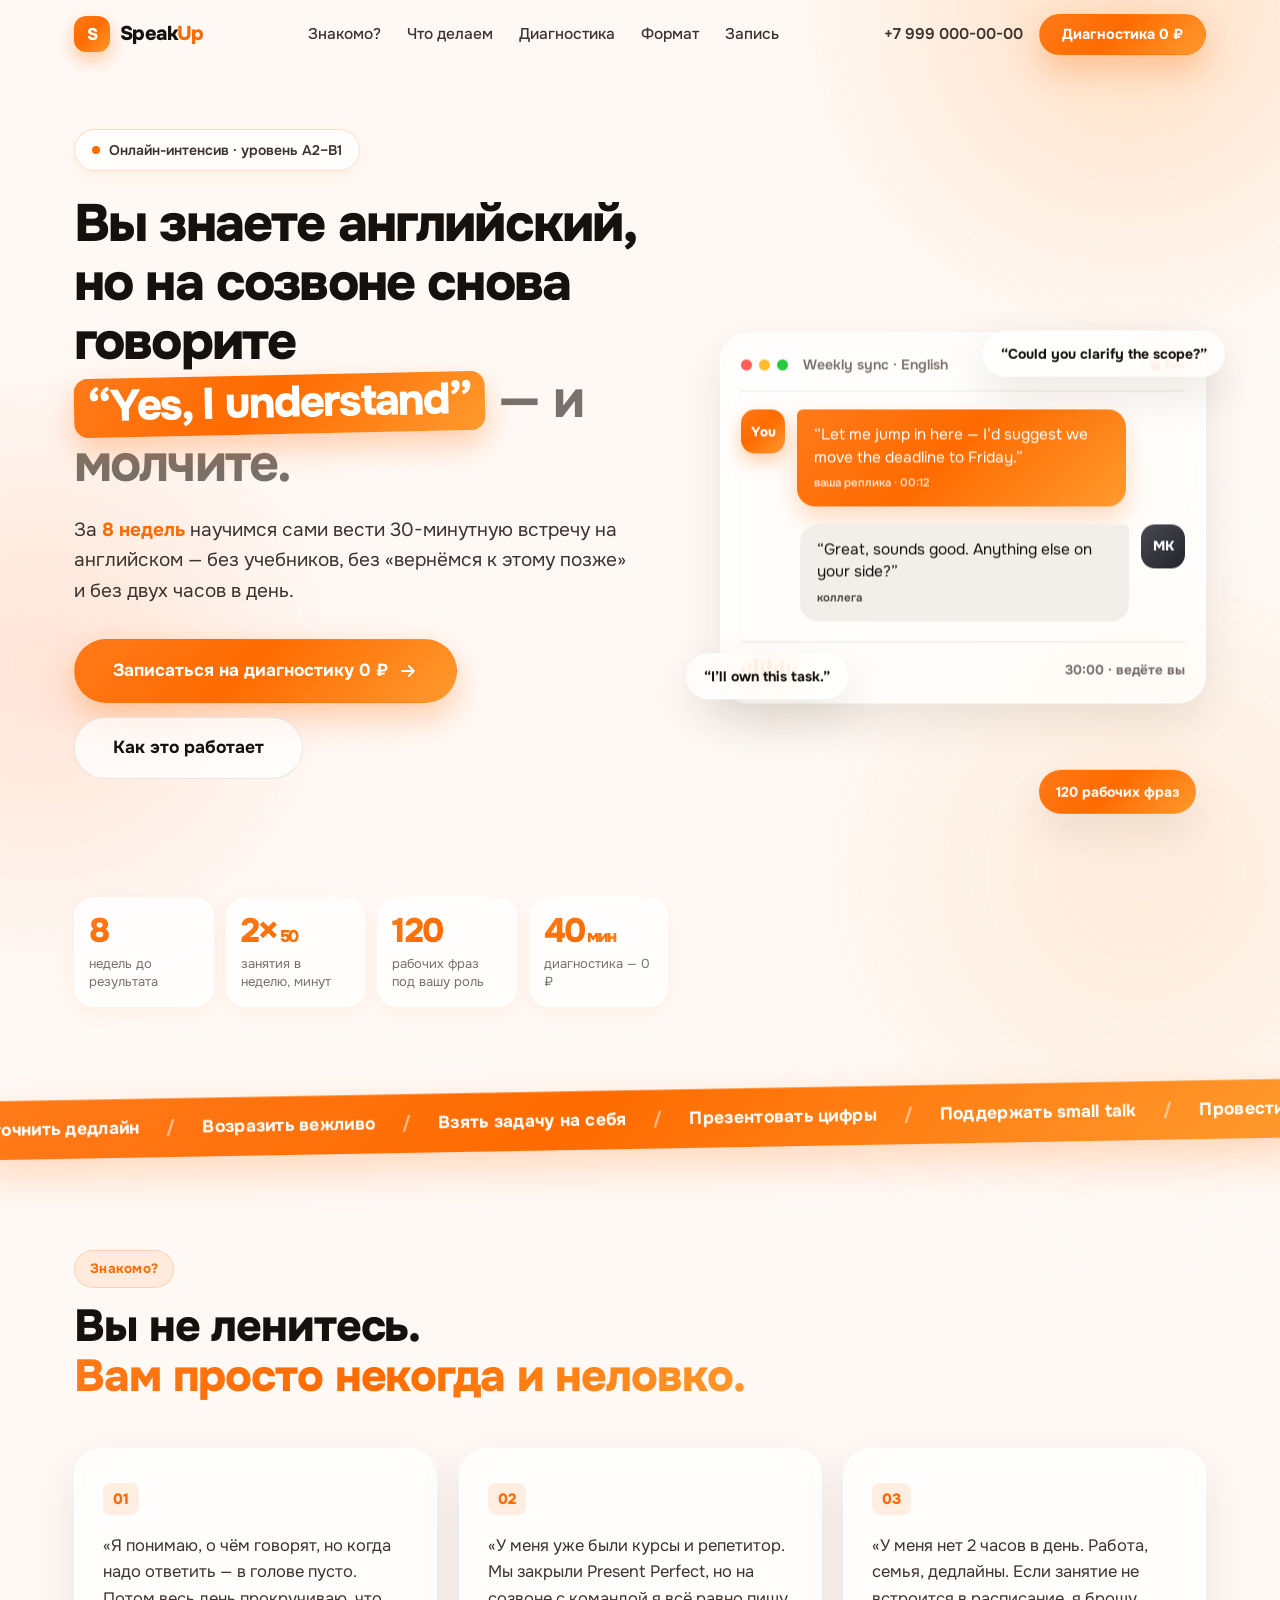
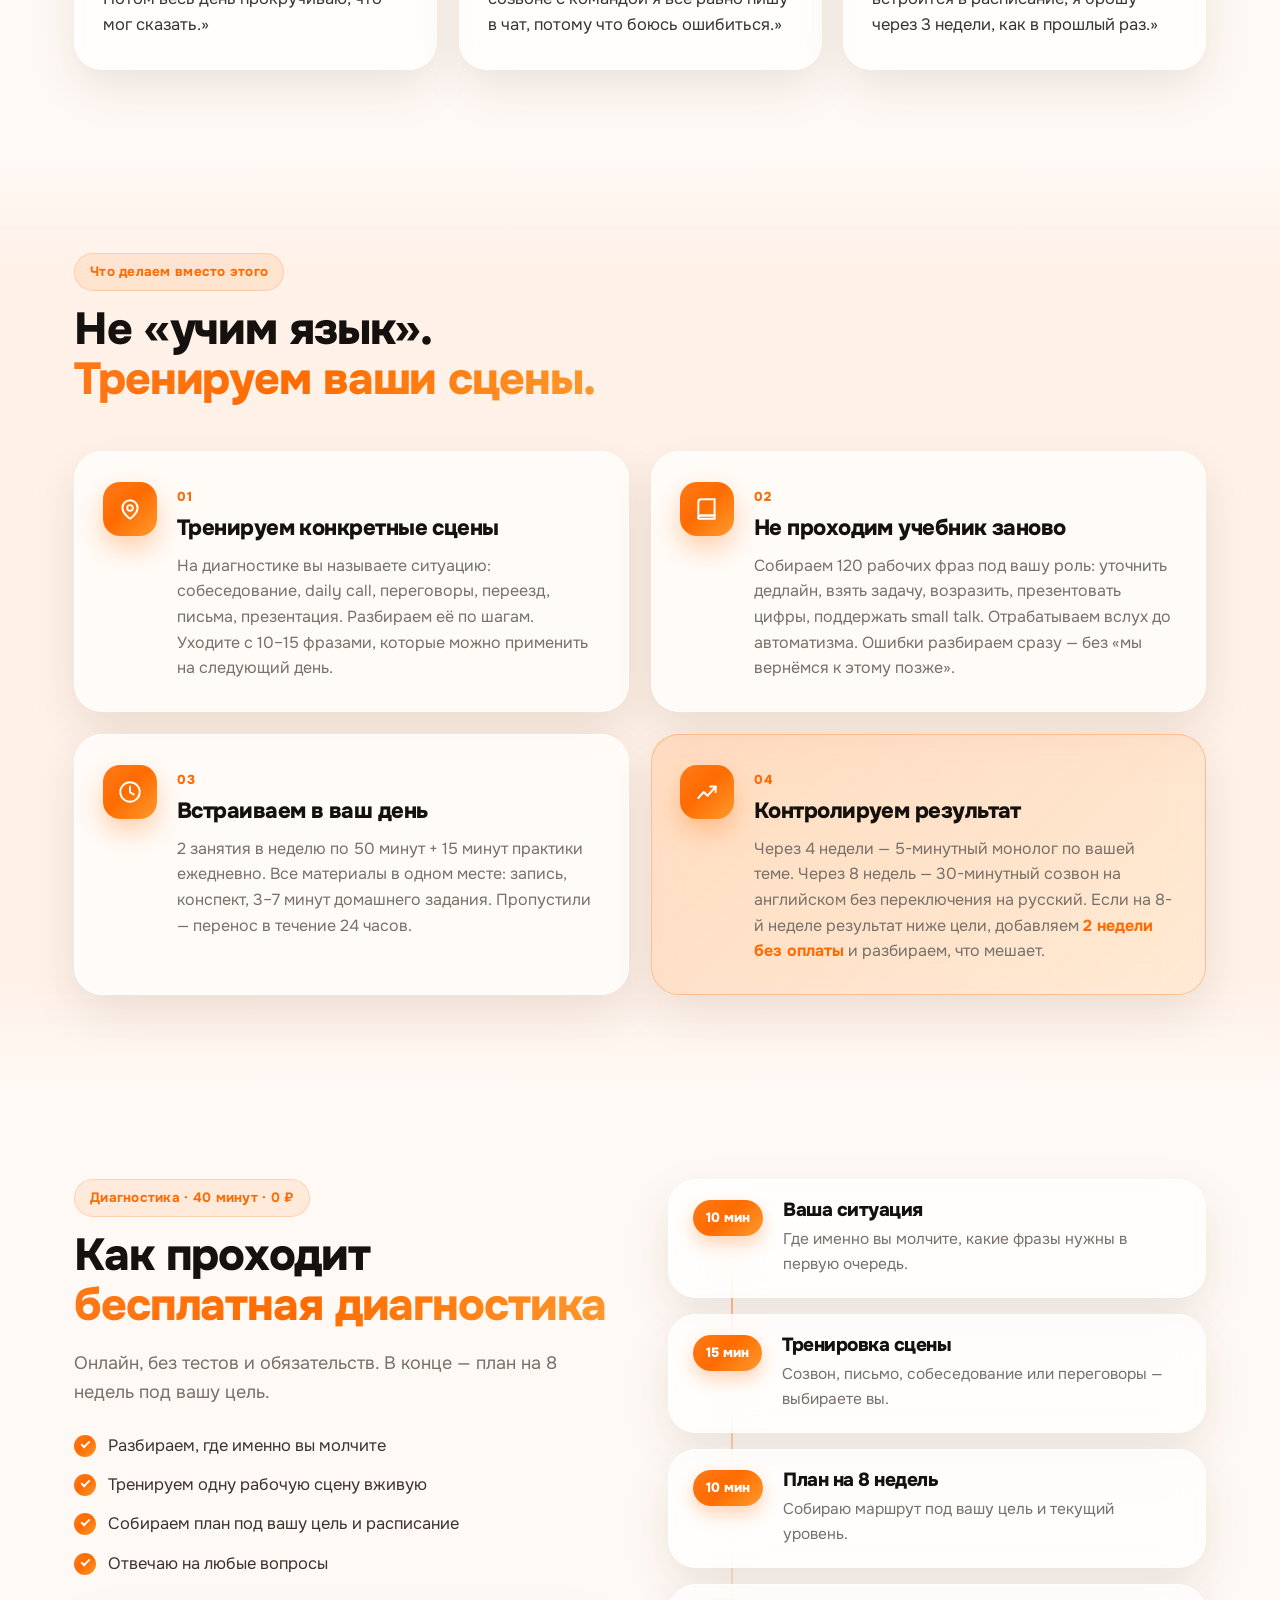
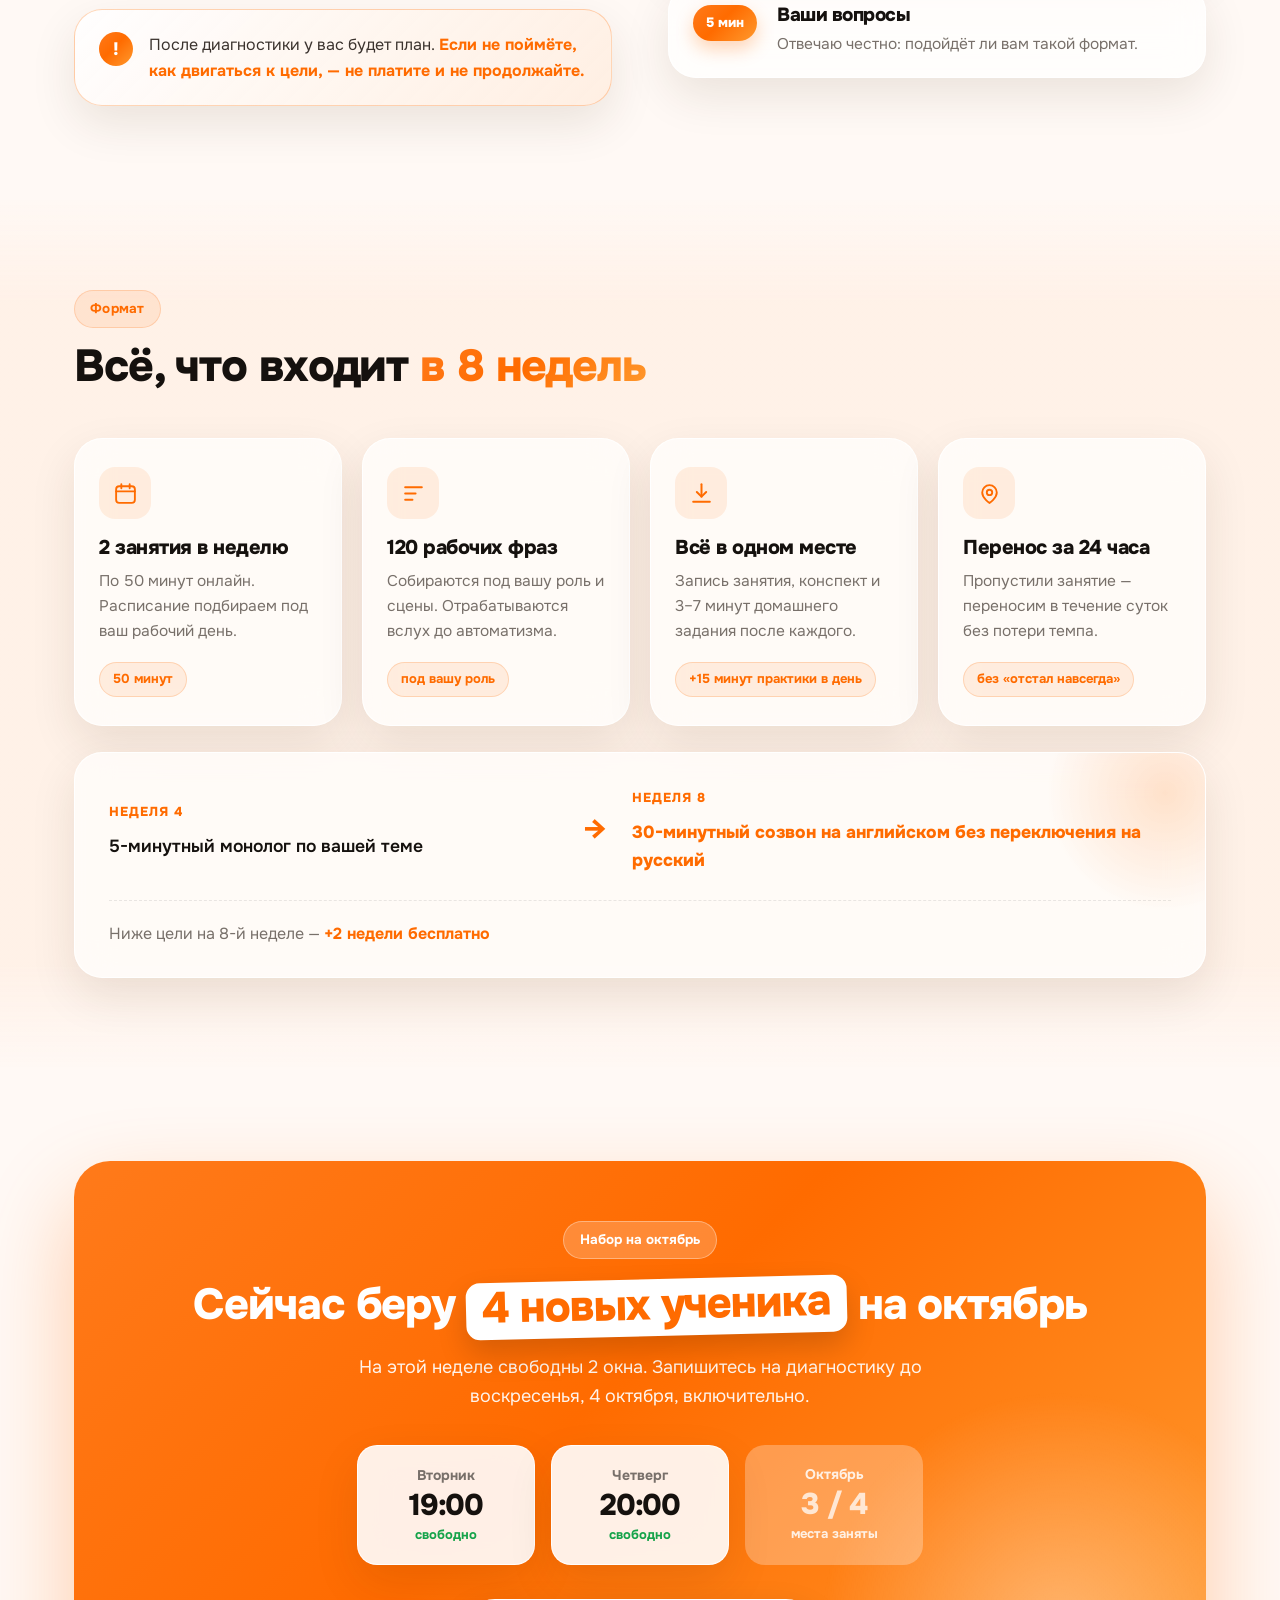
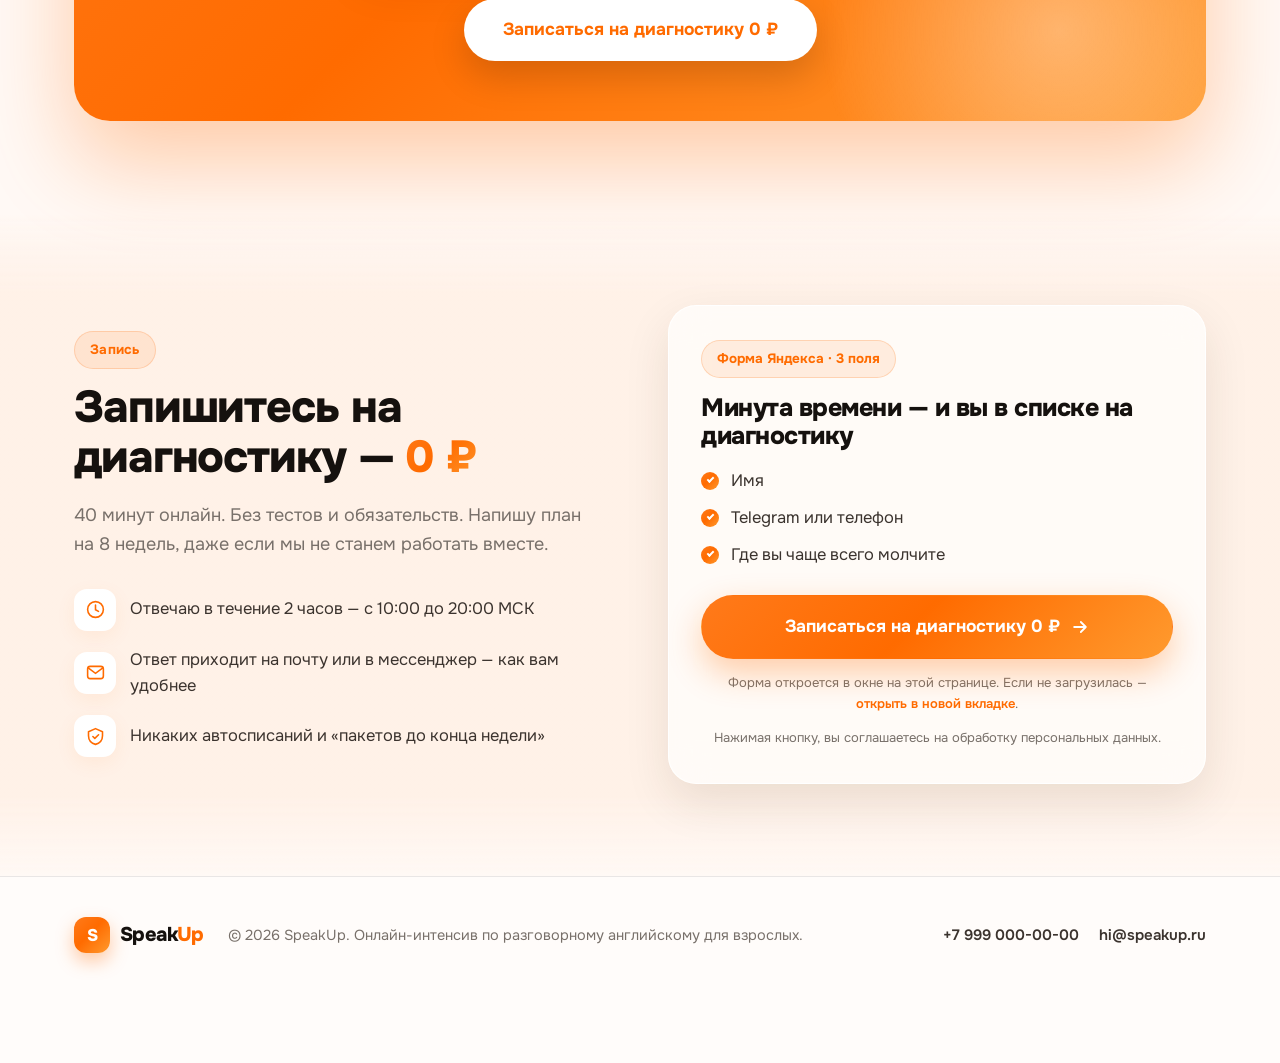
<file: site2/index.html>
<!DOCTYPE html>
<html lang="ru">
<head>
  <meta charset="UTF-8" />
  <meta name="viewport" content="width=device-width, initial-scale=1.0" />
  <title>SpeakUp — 8 недель, и вы ведёте 30-минутный созвон на английском</title>
  <meta name="description" content="Интенсив для взрослых из IT, маркетинга, менеджмента и продукта. Уровень A2–B1. 2 занятия в неделю по 50 минут, 120 рабочих фраз. Диагностика 40 минут — 0 ₽." />
  <link rel="preconnect" href="https://fonts.googleapis.com" />
  <link rel="preconnect" href="https://fonts.gstatic.com" crossorigin />
  <link href="https://fonts.googleapis.com/css2?family=Onest:wght@400;500;600;700;800&display=swap" rel="stylesheet" />
  <link rel="stylesheet" href="styles.css" />
</head>
<body>

  <div class="bg-glow bg-glow--one" data-parallax="0.18"></div>
  <div class="bg-glow bg-glow--two" data-parallax="-0.12"></div>
  <div class="bg-glow bg-glow--three" data-parallax="0.08"></div>

  <header class="header" id="header">
    <div class="container header__inner">
      <a href="#top" class="logo">
        <span class="logo__mark">S</span>
        <span class="logo__text">Speak<em>Up</em></span>
      </a>

      <nav class="nav" id="nav">
        <a href="#pain">Знакомо?</a>
        <a href="#how">Что делаем</a>
        <a href="#diagnostic">Диагностика</a>
        <a href="#format">Формат</a>
        <a href="#signup">Запись</a>
      </nav>

      <div class="header__actions">
        <a href="tel:+79990000000" class="header__phone">+7 999 000-00-00</a>
        <a href="#signup" class="btn btn--sm btn--primary" data-form-open>Диагностика 0 ₽</a>
        <button class="burger" id="burger" aria-label="Меню"><span></span><span></span><span></span></button>
      </div>
    </div>
  </header>

  <main id="top">

    <!-- HERO -->
    <section class="hero">
      <div class="container hero__grid">
        <div class="hero__content">
          <div class="badge reveal">
            <span class="badge__dot"></span> Онлайн-интенсив · уровень A2–B1
          </div>

          <h1 class="hero__title reveal" data-delay="60">
            Вы знаете английский,<br />
            но на созвоне снова говорите
            <span class="highlight">“Yes, I understand”</span>
            <span class="muted">— и молчите.</span>
          </h1>

          <p class="hero__sub reveal" data-delay="140">
            За <strong>8 недель</strong> научимся сами вести 30-минутную встречу на английском —
            без учебников, без «вернёмся к этому позже» и без двух часов в день.
          </p>

          <div class="hero__cta reveal" data-delay="200">
            <a href="#signup" class="btn btn--primary btn--lg" data-form-open>
              Записаться на диагностику 0 ₽
              <svg width="20" height="20" viewBox="0 0 24 24" fill="none"><path d="M5 12h14M13 6l6 6-6 6" stroke="currentColor" stroke-width="2.2" stroke-linecap="round" stroke-linejoin="round"/></svg>
            </a>
            <a href="#how" class="btn btn--ghost btn--lg">Как это работает</a>
          </div>

          <ul class="hero__points reveal" data-delay="260">
            <li>Для взрослых из IT, маркетинга, менеджмента и продукта</li>
            <li>Диагностика 40 минут — 0 ₽, план на 8 недель на руках</li>
          </ul>

          <div class="stats reveal" data-delay="320">
            <div class="stat">
              <div class="stat__num"><span class="counter" data-to="8">0</span></div>
              <div class="stat__label">недель до результата</div>
            </div>
            <div class="stat">
              <div class="stat__num"><span class="counter" data-to="2">0</span>×<span class="stat__small">50</span></div>
              <div class="stat__label">занятия в неделю, минут</div>
            </div>
            <div class="stat">
              <div class="stat__num"><span class="counter" data-to="120">0</span></div>
              <div class="stat__label">рабочих фраз под вашу роль</div>
            </div>
            <div class="stat">
              <div class="stat__num"><span class="counter" data-to="40">0</span><span class="stat__small">мин</span></div>
              <div class="stat__label">диагностика — 0 ₽</div>
            </div>
          </div>
        </div>

        <div class="hero__visual" data-parallax="-0.06">
          <div class="callcard glass reveal">
            <div class="callcard__top">
              <span class="dot dot--r"></span><span class="dot dot--y"></span><span class="dot dot--g"></span>
              <span class="callcard__title">Weekly sync · English</span>
              <span class="callcard__live">● live</span>
            </div>

            <div class="callcard__body">
              <div class="avatar avatar--a">You</div>
              <div class="speech">
                <p>“Let me jump in here — I’d suggest we move the deadline to Friday.”</p>
                <span class="speech__tag">ваша реплика · 00:12</span>
              </div>
            </div>

            <div class="callcard__body callcard__body--rev">
              <div class="speech speech--grey">
                <p>“Great, sounds good. Anything else on your side?”</p>
                <span class="speech__tag">коллега</span>
              </div>
              <div class="avatar avatar--b">MK</div>
            </div>

            <div class="callcard__bar">
              <div class="wave"><i></i><i></i><i></i><i></i><i></i><i></i><i></i><i></i><i></i></div>
              <span class="callcard__timer">30:00 · ведёте вы</span>
            </div>
          </div>

          <div class="float-chip glass float-chip--1" data-parallax="0.12">“Could you clarify the scope?”</div>
          <div class="float-chip glass float-chip--2" data-parallax="-0.14">“I’ll own this task.”</div>
          <div class="float-chip glass float-chip--3" data-parallax="0.2">120 рабочих фраз</div>
        </div>
      </div>
    </section>

    <!-- TICKER -->
    <div class="ticker" aria-hidden="true">
      <div class="ticker__track">
        <span>Уточнить дедлайн</span><span class="sep">/</span>
        <span>Возразить вежливо</span><span class="sep">/</span>
        <span>Взять задачу на себя</span><span class="sep">/</span>
        <span>Презентовать цифры</span><span class="sep">/</span>
        <span>Поддержать small talk</span><span class="sep">/</span>
        <span>Провести 30-минутный созвон</span><span class="sep">/</span>
        <span>Написать письмо без паники</span><span class="sep">/</span>
        <span>Уточнить дедлайн</span><span class="sep">/</span>
        <span>Возразить вежливо</span><span class="sep">/</span>
        <span>Взять задачу на себя</span><span class="sep">/</span>
        <span>Презентовать цифры</span><span class="sep">/</span>
        <span>Поддержать small talk</span><span class="sep">/</span>
        <span>Провести 30-минутный созвон</span><span class="sep">/</span>
        <span>Написать письмо без паники</span><span class="sep">/</span>
      </div>
    </div>

    <!-- PAIN -->
    <section class="section" id="pain">
      <div class="container">
        <div class="section__head reveal">
          <span class="eyebrow">Знакомо?</span>
          <h2>Вы не ленитесь.<br /><span class="highlight">Вам просто некогда и неловко.</span></h2>
        </div>

        <div class="pain-grid">
          <article class="pain-card glass reveal" data-delay="0">
            <span class="pain-card__num">01</span>
            <p>«Я понимаю, о чём говорят, но когда надо ответить — в голове пусто. Потом весь день прокручиваю, что мог сказать.»</p>
          </article>

          <article class="pain-card glass reveal" data-delay="100">
            <span class="pain-card__num">02</span>
            <p>«У меня уже были курсы и репетитор. Мы закрыли Present Perfect, но на созвоне с командой я всё равно пишу в чат, потому что боюсь ошибиться.»</p>
          </article>

          <article class="pain-card glass reveal" data-delay="200">
            <span class="pain-card__num">03</span>
            <p>«У меня нет 2 часов в день. Работа, семья, дедлайны. Если занятие не встроится в расписание, я брошу через 3 недели, как в прошлый раз.»</p>
          </article>
        </div>
      </div>
    </section>

    <!-- WHAT WE DO -->
    <section class="section section--tint" id="how">
      <div class="container">
        <div class="section__head reveal">
          <span class="eyebrow">Что делаем вместо этого</span>
          <h2>Не «учим язык».<br /><span class="highlight">Тренируем ваши сцены.</span></h2>
        </div>

        <div class="steps">
          <article class="step glass reveal" data-delay="0">
            <div class="step__icon">
              <svg viewBox="0 0 24 24" fill="none"><path d="M12 21s-7-4.6-7-10a7 7 0 1 1 14 0c0 5.4-7 10-7 10Z" stroke="currentColor" stroke-width="1.8"/><circle cx="12" cy="11" r="2.6" stroke="currentColor" stroke-width="1.8"/></svg>
            </div>
            <div class="step__body">
              <span class="step__n">01</span>
              <h3>Тренируем конкретные сцены</h3>
              <p>На диагностике вы называете ситуацию: собеседование, daily call, переговоры, переезд, письма, презентация. Разбираем её по шагам. Уходите с 10–15 фразами, которые можно применить на следующий день.</p>
            </div>
          </article>

          <article class="step glass reveal" data-delay="80">
            <div class="step__icon">
              <svg viewBox="0 0 24 24" fill="none"><path d="M4 5.5A2.5 2.5 0 0 1 6.5 3H19v15H6.5A2.5 2.5 0 0 0 4 20.5v-15Z" stroke="currentColor" stroke-width="1.8"/><path d="M4 20.5A2.5 2.5 0 0 1 6.5 18H19v3H6.5A2.5 2.5 0 0 1 4 20.5Z" stroke="currentColor" stroke-width="1.8"/></svg>
            </div>
            <div class="step__body">
              <span class="step__n">02</span>
              <h3>Не проходим учебник заново</h3>
              <p>Собираем 120 рабочих фраз под вашу роль: уточнить дедлайн, взять задачу, возразить, презентовать цифры, поддержать small talk. Отрабатываем вслух до автоматизма. Ошибки разбираем сразу — без «мы вернёмся к этому позже».</p>
            </div>
          </article>

          <article class="step glass reveal" data-delay="160">
            <div class="step__icon">
              <svg viewBox="0 0 24 24" fill="none"><circle cx="12" cy="12" r="9" stroke="currentColor" stroke-width="1.8"/><path d="M12 7v5.2l3.4 2" stroke="currentColor" stroke-width="1.8" stroke-linecap="round"/></svg>
            </div>
            <div class="step__body">
              <span class="step__n">03</span>
              <h3>Встраиваем в ваш день</h3>
              <p>2 занятия в неделю по 50 минут + 15 минут практики ежедневно. Все материалы в одном месте: запись, конспект, 3–7 минут домашнего задания. Пропустили — перенос в течение 24 часов.</p>
            </div>
          </article>

          <article class="step glass step--accent reveal" data-delay="240">
            <div class="step__icon">
              <svg viewBox="0 0 24 24" fill="none"><path d="M4 17.5 9 12l3.5 3.5L20 7" stroke="currentColor" stroke-width="1.9" stroke-linecap="round" stroke-linejoin="round"/><path d="M15 7h5v5" stroke="currentColor" stroke-width="1.9" stroke-linecap="round" stroke-linejoin="round"/></svg>
            </div>
            <div class="step__body">
              <span class="step__n">04</span>
              <h3>Контролируем результат</h3>
              <p>Через 4 недели — 5-минутный монолог по вашей теме. Через 8 недель — 30-минутный созвон на английском без переключения на русский. Если на 8-й неделе результат ниже цели, добавляем <strong>2 недели без оплаты</strong> и разбираем, что мешает.</p>
            </div>
          </article>
        </div>
      </div>
    </section>

    <!-- DIAGNOSTIC -->
    <section class="section" id="diagnostic">
      <div class="container diag">
        <div class="diag__left reveal">
          <span class="eyebrow">Диагностика · 40 минут · 0 ₽</span>
          <h2>Как проходит <span class="highlight">бесплатная диагностика</span></h2>
          <p class="lead">Онлайн, без тестов и обязательств. В конце — план на 8 недель под вашу цель.</p>

          <ul class="checklist">
            <li>Разбираем, где именно вы молчите</li>
            <li>Тренируем одну рабочую сцену вживую</li>
            <li>Собираем план под вашу цель и расписание</li>
            <li>Отвечаю на любые вопросы</li>
          </ul>

          <div class="guarantee glass">
            <div class="guarantee__icon">!</div>
            <p>После диагностики у вас будет план. <strong>Если не поймёте, как двигаться к цели, — не платите и не продолжайте.</strong></p>
          </div>
        </div>

        <div class="diag__right">
          <div class="timeline">
            <div class="tl-item glass reveal" data-delay="0">
              <span class="tl-item__time">10 мин</span>
              <div>
                <h4>Ваша ситуация</h4>
                <p>Где именно вы молчите, какие фразы нужны в первую очередь.</p>
              </div>
            </div>
            <div class="tl-item glass reveal" data-delay="90">
              <span class="tl-item__time">15 мин</span>
              <div>
                <h4>Тренировка сцены</h4>
                <p>Созвон, письмо, собеседование или переговоры — выбираете вы.</p>
              </div>
            </div>
            <div class="tl-item glass reveal" data-delay="180">
              <span class="tl-item__time">10 мин</span>
              <div>
                <h4>План на 8 недель</h4>
                <p>Собираю маршрут под вашу цель и текущий уровень.</p>
              </div>
            </div>
            <div class="tl-item glass reveal" data-delay="270">
              <span class="tl-item__time">5 мин</span>
              <div>
                <h4>Ваши вопросы</h4>
                <p>Отвечаю честно: подойдёт ли вам такой формат.</p>
              </div>
            </div>
          </div>
        </div>
      </div>
    </section>

    <!-- FORMAT -->
    <section class="section section--tint" id="format">
      <div class="container">
        <div class="section__head reveal">
          <span class="eyebrow">Формат</span>
          <h2>Всё, что входит <span class="highlight">в 8 недель</span></h2>
        </div>

        <div class="format-grid">
          <article class="fcard glass reveal" data-delay="0">
            <div class="fcard__icon">
              <svg viewBox="0 0 24 24" fill="none"><rect x="3" y="5" width="18" height="16" rx="3" stroke="currentColor" stroke-width="1.8"/><path d="M8 3v4M16 3v4M3 10h18" stroke="currentColor" stroke-width="1.8" stroke-linecap="round"/></svg>
            </div>
            <h3>2 занятия в неделю</h3>
            <p>По 50 минут онлайн. Расписание подбираем под ваш рабочий день.</p>
            <span class="fcard__tag">50 минут</span>
          </article>

          <article class="fcard glass reveal" data-delay="80">
            <div class="fcard__icon">
              <svg viewBox="0 0 24 24" fill="none"><path d="M4 6h16M4 12h10M4 18h7" stroke="currentColor" stroke-width="1.9" stroke-linecap="round"/></svg>
            </div>
            <h3>120 рабочих фраз</h3>
            <p>Собираются под вашу роль и сцены. Отрабатываются вслух до автоматизма.</p>
            <span class="fcard__tag">под вашу роль</span>
          </article>

          <article class="fcard glass reveal" data-delay="160">
            <div class="fcard__icon">
              <svg viewBox="0 0 24 24" fill="none"><path d="M12 3v12" stroke="currentColor" stroke-width="1.9" stroke-linecap="round"/><path d="m7.5 10.5 4.5 4.5 4.5-4.5" stroke="currentColor" stroke-width="1.9" stroke-linecap="round" stroke-linejoin="round"/><path d="M4 20h16" stroke="currentColor" stroke-width="1.9" stroke-linecap="round"/></svg>
            </div>
            <h3>Всё в одном месте</h3>
            <p>Запись занятия, конспект и 3–7 минут домашнего задания после каждого.</p>
            <span class="fcard__tag">+15 минут практики в день</span>
          </article>

          <article class="fcard glass reveal" data-delay="240">
            <div class="fcard__icon">
              <svg viewBox="0 0 24 24" fill="none"><path d="M12 21s-7-4.6-7-10a7 7 0 1 1 14 0c0 5.4-7 10-7 10Z" stroke="currentColor" stroke-width="1.8"/><circle cx="12" cy="11" r="2.6" stroke="currentColor" stroke-width="1.8"/></svg>
            </div>
            <h3>Перенос за 24 часа</h3>
            <p>Пропустили занятие — переносим в течение суток без потери темпа.</p>
            <span class="fcard__tag">без «отстал навсегда»</span>
          </article>
        </div>

        <div class="results glass reveal">
          <div class="results__item">
            <span class="results__week">Неделя 4</span>
            <p>5-минутный монолог по вашей теме</p>
          </div>
          <div class="results__arrow">→</div>
          <div class="results__item results__item--accent">
            <span class="results__week">Неделя 8</span>
            <p>30-минутный созвон на английском без переключения на русский</p>
          </div>
          <div class="results__guar">
            Ниже цели на 8-й неделе — <strong>+2 недели бесплатно</strong>
          </div>
        </div>
      </div>
    </section>

    <!-- CTA / SPOTS -->
    <section class="section" id="spots">
      <div class="container">
        <div class="spots reveal">
          <div class="spots__glow" data-parallax="0.1"></div>
          <div class="spots__inner">
            <span class="spots__eyebrow">Набор на октябрь</span>
            <h2>Сейчас беру <span class="count-badge">4 новых ученика</span> на октябрь</h2>
            <p>На этой неделе свободны 2 окна. Запишитесь на диагностику до воскресенья, 4 октября, включительно.</p>

            <div class="slots">
              <div class="slot glass">
                <span class="slot__day">Вторник</span>
                <span class="slot__time">19:00</span>
                <span class="slot__free">свободно</span>
              </div>
              <div class="slot glass">
                <span class="slot__day">Четверг</span>
                <span class="slot__time">20:00</span>
                <span class="slot__free">свободно</span>
              </div>
              <div class="slot slot--busy">
                <span class="slot__day">Октябрь</span>
                <span class="slot__time">3 / 4</span>
                <span class="slot__free">места заняты</span>
              </div>
            </div>

            <a href="#signup" class="btn btn--light btn--lg" data-form-open>Записаться на диагностику 0 ₽</a>
          </div>
        </div>
      </div>
    </section>

    <!-- SIGNUP -->
    <section class="section section--tint" id="signup">
      <div class="container signup">
        <div class="signup__left reveal">
          <span class="eyebrow">Запись</span>
          <h2>Запишитесь на диагностику — <span class="highlight">0 ₽</span></h2>
          <p class="lead">40 минут онлайн. Без тестов и обязательств. Напишу план на 8 недель, даже если мы не станем работать вместе.</p>

          <ul class="contact-list">
            <li>
              <span class="contact-list__icon">
                <svg viewBox="0 0 24 24" fill="none"><circle cx="12" cy="12" r="9" stroke="currentColor" stroke-width="1.8"/><path d="M12 7v5.2l3.4 2" stroke="currentColor" stroke-width="1.8" stroke-linecap="round"/></svg>
              </span>
              Отвечаю в течение 2 часов — с 10:00 до 20:00 МСК
            </li>
            <li>
              <span class="contact-list__icon">
                <svg viewBox="0 0 24 24" fill="none"><rect x="3" y="5" width="18" height="14" rx="3" stroke="currentColor" stroke-width="1.8"/><path d="m4 7 8 6 8-6" stroke="currentColor" stroke-width="1.8" stroke-linecap="round"/></svg>
              </span>
              Ответ приходит на почту или в мессенджер — как вам удобнее
            </li>
            <li>
              <span class="contact-list__icon">
                <svg viewBox="0 0 24 24" fill="none"><path d="M12 3 4 6.5V11c0 5 3.4 8.6 8 10 4.6-1.4 8-5 8-10V6.5L12 3Z" stroke="currentColor" stroke-width="1.8" stroke-linejoin="round"/><path d="m9 12 2.2 2.2L15.5 10" stroke="currentColor" stroke-width="1.8" stroke-linecap="round" stroke-linejoin="round"/></svg>
              </span>
              Никаких автосписаний и «пакетов до конца недели»
            </li>
          </ul>
        </div>

        <div class="signup__form glass reveal" data-delay="120">
          <div class="cta-card">
            <span class="cta-card__badge">Форма Яндекса · 3 поля</span>
            <h3>Минута времени — и вы в списке на диагностику</h3>
            <ul class="cta-card__list">
              <li>Имя</li>
              <li>Telegram или телефон</li>
              <li>Где вы чаще всего молчите</li>
            </ul>

            <button type="button" class="btn btn--primary btn--lg btn--block" data-form-open>
              Записаться на диагностику 0 ₽
              <svg width="20" height="20" viewBox="0 0 24 24" fill="none"><path d="M5 12h14M13 6l6 6-6 6" stroke="currentColor" stroke-width="2.2" stroke-linecap="round" stroke-linejoin="round"/></svg>
            </button>

            <p class="form-note">Форма откроется в окне на этой странице. Если не загрузилась — <a href="https://forms.yandex.ru/u/6abe72b56d2d73765b6d9558/" target="_blank" rel="noopener">открыть в новой вкладке</a>.</p>
            <p class="form-note">Нажимая кнопку, вы соглашаетесь на обработку персональных данных.</p>
          </div>
        </div>
      </div>
    </section>
  </main>

  <footer class="footer">
    <div class="container footer__inner">
      <a href="#top" class="logo">
        <span class="logo__mark">S</span>
        <span class="logo__text">Speak<em>Up</em></span>
      </a>
      <p class="footer__copy">© 2026 SpeakUp. Онлайн-интенсив по разговорному английскому для взрослых.</p>
      <div class="footer__links">
        <a href="tel:+79990000000">+7 999 000-00-00</a>
        <a href="mailto:hi@speakup.ru">hi@speakup.ru</a>
      </div>
    </div>
  </footer>

  <a href="#signup" class="fab btn btn--primary" data-form-open>Диагностика 0 ₽</a>

  <div class="modal" id="formModal" aria-hidden="true">
    <div class="modal__overlay" data-form-close></div>
    <div class="modal__dialog" role="dialog" aria-modal="true" aria-labelledby="formModalTitle">
      <div class="modal__head">
        <div class="modal__head-text">
          <span class="modal__eyebrow">Диагностика 40 минут · 0 ₽</span>
          <h3 id="formModalTitle">Заполните форму — займёт минуту</h3>
        </div>
        <button class="modal__close" type="button" aria-label="Закрыть" data-form-close>
          <svg width="22" height="22" viewBox="0 0 24 24" fill="none"><path d="M6 6l12 12M18 6L6 18" stroke="currentColor" stroke-width="2.2" stroke-linecap="round"/></svg>
        </button>
      </div>
      <div class="modal__body">
        <iframe class="modal__frame" id="formFrame" title="Форма записи на диагностику" loading="lazy" data-src="https://forms.yandex.ru/u/6abe72b56d2d73765b6d9558/"></iframe>
        <p class="modal__fallback">Окно не открылось? <a href="https://forms.yandex.ru/u/6abe72b56d2d73765b6d9558/" target="_blank" rel="noopener">Открыть форму в новой вкладке</a></p>
      </div>
    </div>
  </div>

  <script src="script.js"></script>
</body>
</html>
</file>
<file: site2/styles.css>
/* ============ Tokens ============ */
:root {
  --orange: #ff6b00;
  --orange-2: #ff9a2e;
  --orange-3: #ffb865;
  --grad: linear-gradient(135deg, #ff7a1a 0%, #ff6b00 45%, #ff9a2e 100%);
  --grad-soft: linear-gradient(135deg, rgba(255, 122, 26, .14), rgba(255, 154, 46, .06));

  --bg: #fff9f5;
  --bg-2: #fff4ec;
  --ink: #15110e;
  --ink-2: #3b332e;
  --muted: #78706a;
  --line: rgba(21, 17, 14, .09);

  --glass: rgba(255, 255, 255, .72);
  --glass-brd: rgba(255, 255, 255, .9);
  --shadow-sm: 0 6px 20px rgba(255, 107, 0, .07);
  --shadow-md: 0 18px 46px rgba(60, 36, 14, .10);
  --shadow-lg: 0 34px 80px rgba(60, 36, 14, .16);

  --r-sm: 14px;
  --r-md: 20px;
  --r-lg: 28px;
  --r-xl: 36px;

  --container: 1180px;
  --ease: cubic-bezier(.22, 1, .36, 1);
}

/* ============ Base ============ */
*, *::before, *::after { box-sizing: border-box; }

html { scroll-behavior: smooth; overflow-x: hidden; overflow-x: clip; }

body {
  margin: 0;
  font-family: 'Onest', system-ui, -apple-system, 'Segoe UI', Roboto, sans-serif;
  background: var(--bg);
  color: var(--ink);
  font-size: 17px;
  line-height: 1.6;
  -webkit-font-smoothing: antialiased;
  overflow-x: hidden;
}

img { max-width: 100%; display: block; }
a { color: inherit; text-decoration: none; }
h1, h2, h3, h4 { margin: 0; line-height: 1.12; letter-spacing: -.025em; font-weight: 800; }
p { margin: 0; }
ul { margin: 0; padding: 0; list-style: none; }

.container {
  width: 100%;
  max-width: var(--container);
  margin-inline: auto;
  padding-inline: 24px;
}

/* ============ Background glows ============ */
.bg-glow {
  position: fixed;
  border-radius: 50%;
  filter: blur(90px);
  pointer-events: none;
  z-index: 0;
  opacity: .55;
  will-change: transform;
}
.bg-glow--one { width: 620px; height: 620px; top: -220px; right: -160px; background: radial-gradient(circle, rgba(255,138,32,.55), transparent 68%); }
.bg-glow--two { width: 560px; height: 560px; top: 46%; left: -240px; background: radial-gradient(circle, rgba(255,90,0,.34), transparent 70%); }
.bg-glow--three { width: 640px; height: 640px; bottom: -260px; right: -180px; background: radial-gradient(circle, rgba(255,176,90,.4), transparent 70%); }

main, .footer, .header { position: relative; z-index: 1; }

/* ============ Glass ============ */
.glass {
  background: var(--glass);
  backdrop-filter: blur(18px) saturate(150%);
  -webkit-backdrop-filter: blur(18px) saturate(150%);
  border: 1px solid var(--glass-brd);
  border-radius: var(--r-lg);
  box-shadow: var(--shadow-md);
}

/* ============ Buttons ============ */
.btn {
  --btn-shadow: 0 14px 34px rgba(255, 107, 0, .32);
  display: inline-flex;
  align-items: center;
  justify-content: center;
  gap: 10px;
  font-family: inherit;
  font-weight: 700;
  font-size: 16px;
  line-height: 1;
  padding: 17px 30px;
  border-radius: 999px;
  border: 1px solid transparent;
  cursor: pointer;
  position: relative;
  overflow: hidden;
  transition: transform .35s var(--ease), box-shadow .35s var(--ease), background .3s, color .3s, border-color .3s;
  white-space: nowrap;
}
.btn svg { transition: transform .35s var(--ease); }
.btn:hover svg { transform: translateX(5px); }

.btn--primary {
  background: var(--grad);
  color: #fff;
  box-shadow: var(--btn-shadow);
}
.btn--primary::after {
  content: '';
  position: absolute;
  inset: 0;
  background: linear-gradient(120deg, transparent 25%, rgba(255,255,255,.45) 50%, transparent 75%);
  transform: translateX(-120%);
  transition: transform .8s var(--ease);
}
.btn--primary:hover { transform: translateY(-3px); box-shadow: 0 22px 44px rgba(255, 107, 0, .4); }
.btn--primary:hover::after { transform: translateX(120%); }

.btn--ghost {
  background: rgba(255,255,255,.75);
  border-color: var(--line);
  color: var(--ink);
  backdrop-filter: blur(10px);
}
.btn--ghost:hover { transform: translateY(-3px); border-color: rgba(255,107,0,.4); color: var(--orange); box-shadow: var(--shadow-sm); }

.btn--light { background: #fff; color: var(--orange); box-shadow: 0 16px 36px rgba(0,0,0,.16); }
.btn--light:hover { transform: translateY(-3px) scale(1.02); box-shadow: 0 22px 48px rgba(0,0,0,.22); }

.btn--lg { padding: 21px 38px; font-size: 17.5px; }
.btn--sm { padding: 12px 22px; font-size: 14.5px; }
.btn--block { width: 100%; }

/* ============ Header ============ */
.header {
  position: sticky;
  top: 0;
  z-index: 60;
  padding: 14px 0;
  transition: background .4s, box-shadow .4s, padding .4s;
}
.header.is-scrolled {
  background: rgba(255, 249, 245, .82);
  backdrop-filter: blur(18px) saturate(160%);
  -webkit-backdrop-filter: blur(18px) saturate(160%);
  box-shadow: 0 8px 30px rgba(60, 36, 14, .07);
  padding: 9px 0;
}
.header__inner { display: flex; align-items: center; gap: 24px; }

.logo { display: inline-flex; align-items: center; gap: 10px; font-weight: 800; font-size: 20px; letter-spacing: -.03em; }
.logo__mark {
  width: 36px; height: 36px; border-radius: 12px;
  display: grid; place-items: center;
  background: var(--grad); color: #fff; font-size: 17px;
  box-shadow: 0 8px 18px rgba(255,107,0,.35);
}
.logo__text em { font-style: normal; color: var(--orange); }

.nav { display: flex; gap: 26px; margin-left: auto; font-size: 15.5px; font-weight: 500; color: var(--ink-2); }
.nav a { position: relative; padding: 6px 0; transition: color .25s; }
.nav a::after {
  content: ''; position: absolute; left: 0; bottom: 0; height: 2px; width: 0;
  background: var(--grad); border-radius: 2px; transition: width .35s var(--ease);
}
.nav a:hover { color: var(--orange); }
.nav a:hover::after { width: 100%; }

.header__actions { display: flex; align-items: center; gap: 16px; margin-left: auto; }
.header__phone { font-weight: 600; font-size: 15.5px; color: var(--ink-2); transition: color .25s; }
.header__phone:hover { color: var(--orange); }

.burger { display: none; flex-direction: column; gap: 5px; width: 44px; height: 40px; align-items: center; justify-content: center; background: #fff; border: 1px solid var(--line); border-radius: 12px; cursor: pointer; }
.burger span { display: block; width: 19px; height: 2px; background: var(--ink); border-radius: 2px; transition: transform .3s, opacity .3s; }
.burger.is-open span:nth-child(1) { transform: translateY(7px) rotate(45deg); }
.burger.is-open span:nth-child(2) { opacity: 0; }
.burger.is-open span:nth-child(3) { transform: translateY(-7px) rotate(-45deg); }

/* ============ Hero ============ */
.hero { padding: 60px 0 40px; position: relative; }
.hero__grid { display: grid; grid-template-columns: 1.1fr .9fr; gap: 52px; align-items: center; }

.badge {
  display: inline-flex; align-items: center; gap: 9px;
  padding: 9px 17px; border-radius: 999px;
  background: rgba(255,255,255,.8); border: 1px solid rgba(255,107,0,.22);
  font-size: 14px; font-weight: 600; color: var(--ink-2);
  box-shadow: var(--shadow-sm);
}
.badge__dot { width: 8px; height: 8px; border-radius: 50%; background: var(--orange); box-shadow: 0 0 0 0 rgba(255,107,0,.55); animation: pulse 2.2s infinite; }
@keyframes pulse { 70% { box-shadow: 0 0 0 11px rgba(255,107,0,0); } 100% { box-shadow: 0 0 0 0 rgba(255,107,0,0); } }

.hero__title { font-size: clamp(34px, 4.1vw, 54px); margin-top: 24px; letter-spacing: -.035em; }
.hero__title .muted { color: var(--muted); font-weight: 700; }

.highlight {
  background: var(--grad);
  -webkit-background-clip: text; background-clip: text;
  color: transparent;
}
.hero__title .highlight {
  display: inline-block;
  font-size: .84em;
  padding: 3px 14px 7px;
  background: var(--grad);
  -webkit-background-clip: initial; background-clip: initial;
  color: #fff;
  border-radius: 14px;
  box-shadow: 0 14px 30px rgba(255,107,0,.3);
  transform: rotate(-1.2deg);
}

.hero__sub { margin-top: 22px; font-size: 19px; color: var(--ink-2); max-width: 560px; }
.hero__sub strong { color: var(--orange); }

.hero__cta { display: flex; flex-wrap: wrap; gap: 14px; margin-top: 32px; }

.hero__points { display: flex; flex-direction: column; gap: 9px; margin-top: 24px; font-size: 15.5px; color: var(--muted); }
.hero__points li { position: relative; padding-left: 26px; }
.hero__points li::before {
  content: ''; position: absolute; left: 0; top: 7px; width: 15px; height: 15px;
  border-radius: 50%; background: var(--grad-soft);
  border: 1.5px solid rgba(255,107,0,.55);
}
.hero__points li::after {
  content: ''; position: absolute; left: 4.5px; top: 11.5px; width: 6px; height: 3px;
  border-left: 1.8px solid var(--orange); border-bottom: 1.8px solid var(--orange);
  transform: rotate(-45deg);
}

/* Stats */
.stats {
  display: grid; grid-template-columns: repeat(4, 1fr); gap: 12px;
  margin-top: 36px;
}
.stat {
  background: rgba(255,255,255,.78);
  backdrop-filter: blur(14px);
  border: 1px solid var(--glass-brd);
  border-radius: var(--r-md);
  padding: 16px 14px;
  box-shadow: var(--shadow-sm);
  transition: transform .35s var(--ease), box-shadow .35s var(--ease);
}
.stat:hover { transform: translateY(-6px); box-shadow: var(--shadow-md); }
.stat__num { font-size: 34px; font-weight: 800; letter-spacing: -.04em; background: var(--grad); -webkit-background-clip: text; background-clip: text; color: transparent; line-height: 1; }
.stat__small { font-size: 17px; margin-left: 2px; }
.stat__label { font-size: 13px; color: var(--muted); margin-top: 7px; line-height: 1.35; }

/* Hero visual */
.hero__visual { position: relative; min-height: 460px; will-change: transform; }
.callcard {
  position: relative; z-index: 3;
  padding: 20px;
  transform: rotate(-1.5deg);
  animation: floatCard 7s ease-in-out infinite;
}
@keyframes floatCard { 0%,100% { transform: rotate(-1.5deg) translateY(0); } 50% { transform: rotate(-1.5deg) translateY(-14px); } }

.callcard__top { display: flex; align-items: center; gap: 7px; padding-bottom: 15px; border-bottom: 1px solid var(--line); }
.dot { width: 11px; height: 11px; border-radius: 50%; }
.dot--r { background: #ff6058; } .dot--y { background: #ffbd2e; } .dot--g { background: #28c840; }
.callcard__title { margin-left: 8px; font-size: 14px; font-weight: 600; color: var(--muted); }
.callcard__live { margin-left: auto; font-size: 12.5px; font-weight: 700; color: var(--orange); }

.callcard__body { display: flex; gap: 12px; align-items: flex-start; margin-top: 18px; }
.callcard__body--rev { justify-content: flex-end; }
.avatar {
  flex: 0 0 44px; height: 44px; border-radius: 14px;
  display: grid; place-items: center;
  font-size: 13.5px; font-weight: 800; color: #fff;
}
.avatar--a { background: var(--grad); box-shadow: 0 8px 18px rgba(255,107,0,.32); }
.avatar--b { background: linear-gradient(135deg, #4a4a55, #23232a); }

.speech {
  background: var(--grad);
  color: #fff;
  padding: 14px 17px;
  border-radius: 6px 18px 18px 18px;
  font-size: 15.5px;
  line-height: 1.45;
  max-width: 74%;
  box-shadow: 0 12px 26px rgba(255,107,0,.25);
}
.speech--grey { background: #f2eeea; color: var(--ink); border-radius: 18px 6px 18px 18px; box-shadow: none; }
.speech__tag { display: block; margin-top: 7px; font-size: 11.5px; opacity: .78; font-weight: 600; }

.callcard__bar {
  display: flex; align-items: center; gap: 14px;
  margin-top: 20px; padding-top: 16px; border-top: 1px solid var(--line);
}
.wave { display: flex; align-items: center; gap: 3px; height: 24px; }
.wave i { display: block; width: 3.5px; border-radius: 3px; background: var(--grad); animation: wv 1.1s ease-in-out infinite; }
.wave i:nth-child(1) { height: 30%; animation-delay: 0s; }
.wave i:nth-child(2) { height: 65%; animation-delay: .1s; }
.wave i:nth-child(3) { height: 100%; animation-delay: .2s; }
.wave i:nth-child(4) { height: 55%; animation-delay: .3s; }
.wave i:nth-child(5) { height: 85%; animation-delay: .4s; }
.wave i:nth-child(6) { height: 40%; animation-delay: .5s; }
.wave i:nth-child(7) { height: 75%; animation-delay: .6s; }
.wave i:nth-child(8) { height: 50%; animation-delay: .7s; }
.wave i:nth-child(9) { height: 30%; animation-delay: .8s; }
@keyframes wv { 0%,100% { transform: scaleY(.5); } 50% { transform: scaleY(1); } }
.callcard__timer { font-size: 13.5px; font-weight: 700; color: var(--muted); margin-left: auto; }

.float-chip {
  position: absolute; z-index: 4;
  padding: 11px 17px; border-radius: 999px;
  font-size: 14px; font-weight: 700; color: var(--ink);
  white-space: nowrap;
  animation: chip 6s ease-in-out infinite;
  will-change: transform;
}
.float-chip--1 { top: 4%; right: -4%; animation-delay: .4s; }
.float-chip--2 { bottom: 16%; left: -7%; animation-delay: 1.4s; }
.float-chip--3 { bottom: 2%; right: 2%; background: var(--grad); color: #fff; border: none; animation-delay: 2.2s; }
@keyframes chip { 0%,100% { transform: translateY(0) rotate(0deg); } 50% { transform: translateY(-13px) rotate(-2deg); } }

/* ============ Ticker ============ */
.ticker {
  overflow: hidden;
  background: var(--grad);
  padding: 15px 0;
  transform: rotate(-1deg) scale(1.03);
  margin: 44px 0 10px;
  box-shadow: 0 16px 40px rgba(255,107,0,.24);
}
.ticker__track { display: flex; gap: 26px; white-space: nowrap; animation: slide 34s linear infinite; font-weight: 700; font-size: 17px; color: #fff; }
.ticker__track .sep { opacity: .5; }
@keyframes slide { from { transform: translateX(0); } to { transform: translateX(-50%); } }

/* ============ Sections ============ */
.section { padding: 92px 0; }
.section--tint {
  background: linear-gradient(180deg, rgba(255,244,236,0) 0%, rgba(255,240,230,.9) 12%, rgba(255,240,230,.9) 88%, rgba(255,244,236,0) 100%);
}

.section__head { max-width: 780px; margin-bottom: 46px; }
.section__head h2, .diag__left h2, .signup__left h2 { font-size: clamp(30px, 3.5vw, 46px); margin-top: 14px; }

.eyebrow {
  display: inline-block;
  padding: 7px 15px;
  background: rgba(255,107,0,.1);
  border: 1px solid rgba(255,107,0,.2);
  color: var(--orange);
  border-radius: 999px;
  font-size: 13.5px; font-weight: 700; letter-spacing: .02em;
}
.lead { margin-top: 18px; font-size: 18px; color: var(--muted); max-width: 520px; }

/* ============ Pain ============ */
.pain-grid { display: grid; grid-template-columns: repeat(3, 1fr); gap: 22px; }
.pain-card {
  position: relative;
  padding: 34px 28px 30px;
  overflow: hidden;
  transition: transform .4s var(--ease), box-shadow .4s var(--ease);
}
.pain-card::before {
  content: '';
  position: absolute; inset: 0 auto auto 0;
  width: 100%; height: 4px;
  background: var(--grad);
  transform: scaleX(0); transform-origin: left;
  transition: transform .5s var(--ease);
}
.pain-card:hover { transform: translateY(-8px); box-shadow: var(--shadow-lg); }
.pain-card:hover::before { transform: scaleX(1); }
.pain-card__num {
  font-size: 15px; font-weight: 800; color: var(--orange);
  background: rgba(255,107,0,.1); border-radius: 8px;
  padding: 4px 10px; display: inline-block;
}
.pain-card p { margin-top: 18px; font-size: 16.5px; color: var(--ink-2); line-height: 1.6; }

/* ============ Steps ============ */
.steps { display: grid; grid-template-columns: repeat(2, 1fr); gap: 22px; }
.step {
  display: flex; gap: 20px; padding: 30px 28px;
  transition: transform .4s var(--ease), box-shadow .4s var(--ease);
}
.step:hover { transform: translateY(-7px); box-shadow: var(--shadow-lg); }
.step__icon {
  flex: 0 0 54px;
  width: 54px;
  height: 54px;
  align-self: flex-start;
  border-radius: 17px;
  display: grid; place-items: center;
  background: var(--grad); color: #fff;
  box-shadow: 0 12px 26px rgba(255,107,0,.3);
  transition: transform .4s var(--ease);
}
.step:hover .step__icon { transform: rotate(-8deg) scale(1.06); }
.step__icon svg { width: 26px; height: 26px; }
.step__n { font-size: 13px; font-weight: 800; color: var(--orange); letter-spacing: .1em; }
.step__body h3 { font-size: 22px; margin-top: 7px; }
.step__body p { margin-top: 12px; color: var(--muted); font-size: 16px; }
.step--accent { background: linear-gradient(135deg, rgba(255,122,26,.16), rgba(255,154,46,.08)); border-color: rgba(255,107,0,.3); }
.step--accent strong { color: var(--orange); }

/* ============ Diagnostic ============ */
.diag { display: grid; grid-template-columns: 1fr 1fr; gap: 56px; align-items: start; }

.checklist { margin-top: 26px; display: flex; flex-direction: column; gap: 13px; }
.checklist li { position: relative; padding-left: 34px; font-size: 16.5px; color: var(--ink-2); }
.checklist li::before {
  content: ''; position: absolute; left: 0; top: 2px;
  width: 22px; height: 22px; border-radius: 50%;
  background: var(--grad);
}
.checklist li::after {
  content: ''; position: absolute; left: 6.5px; top: 8px;
  width: 9px; height: 5px;
  border-left: 2.2px solid #fff; border-bottom: 2.2px solid #fff;
  transform: rotate(-45deg);
}

.guarantee {
  display: flex; gap: 16px; align-items: flex-start;
  margin-top: 32px; padding: 22px 24px;
  background: linear-gradient(135deg, rgba(255,255,255,.85), rgba(255,235,220,.75));
  border-color: rgba(255,107,0,.28);
}
.guarantee__icon {
  flex: 0 0 34px; height: 34px; border-radius: 50%;
  background: var(--grad); color: #fff;
  display: grid; place-items: center; font-weight: 800; font-size: 18px;
}
.guarantee p { font-size: 16px; color: var(--ink-2); }
.guarantee strong { color: var(--orange); }

.timeline { display: flex; flex-direction: column; gap: 16px; position: relative; }
.timeline::before {
  content: ''; position: absolute; left: 63px; top: 26px; bottom: 26px;
  width: 2px; background: linear-gradient(180deg, rgba(255,107,0,.5), rgba(255,154,46,.15));
}
.tl-item {
  display: flex; gap: 20px; align-items: flex-start;
  padding: 20px 24px;
  transition: transform .4s var(--ease), box-shadow .4s var(--ease);
}
.tl-item:hover { transform: translateX(8px); box-shadow: var(--shadow-lg); }
.tl-item__time {
  position: relative; z-index: 1;
  flex: 0 0 auto;
  align-self: flex-start;
  background: var(--grad); color: #fff;
  padding: 7px 13px; border-radius: 999px;
  font-size: 13.5px; font-weight: 800;
  box-shadow: 0 8px 18px rgba(255,107,0,.28);
}
.tl-item h4 { font-size: 19px; }
.tl-item p { margin-top: 6px; font-size: 15.5px; color: var(--muted); }

/* ============ Format ============ */
.format-grid { display: grid; grid-template-columns: repeat(4, 1fr); gap: 20px; }
.fcard {
  padding: 28px 24px;
  display: flex; flex-direction: column;
  transition: transform .4s var(--ease), box-shadow .4s var(--ease);
}
.fcard:hover { transform: translateY(-9px); box-shadow: var(--shadow-lg); }
.fcard__icon {
  width: 52px; height: 52px; border-radius: 16px;
  display: grid; place-items: center;
  background: rgba(255,107,0,.1); color: var(--orange);
  margin-bottom: 18px;
  transition: background .35s, color .35s, transform .4s var(--ease);
}
.fcard:hover .fcard__icon { background: var(--grad); color: #fff; transform: scale(1.07) rotate(-6deg); }
.fcard__icon svg { width: 25px; height: 25px; }
.fcard h3 { font-size: 20px; }
.fcard p { margin-top: 10px; font-size: 15.5px; color: var(--muted); flex: 1; }
.fcard__tag {
  margin-top: 18px; align-self: flex-start;
  font-size: 13px; font-weight: 700; color: var(--orange);
  background: rgba(255,107,0,.1); border: 1px solid rgba(255,107,0,.2);
  padding: 6px 13px; border-radius: 999px;
}

.results {
  display: grid;
  grid-template-columns: 1fr auto 1.2fr;
  align-items: center;
  gap: 26px;
  margin-top: 26px;
  padding: 30px 34px;
  position: relative;
  overflow: hidden;
}
.results::after {
  content: ''; position: absolute; right: -80px; top: -80px;
  width: 240px; height: 240px; border-radius: 50%;
  background: radial-gradient(circle, rgba(255,107,0,.18), transparent 70%);
}
.results__week { font-size: 13px; font-weight: 800; color: var(--orange); letter-spacing: .08em; text-transform: uppercase; }
.results__item p { margin-top: 8px; font-size: 17.5px; font-weight: 600; color: var(--ink); }
.results__item--accent p { color: var(--orange); font-weight: 800; }
.results__arrow { font-size: 30px; color: var(--orange); font-weight: 700; }
.results__guar {
  grid-column: 1 / -1;
  padding-top: 20px; border-top: 1px dashed var(--line);
  font-size: 16px; color: var(--muted);
}
.results__guar strong { color: var(--orange); }

/* ============ Spots ============ */
.spots {
  position: relative;
  border-radius: var(--r-xl);
  background: var(--grad);
  overflow: hidden;
  box-shadow: 0 40px 90px rgba(255,107,0,.32);
  padding: 60px 56px;
  text-align: center;
}
.spots__glow {
  position: absolute; inset: -40% -10% auto auto;
  width: 520px; height: 520px; border-radius: 50%;
  background: radial-gradient(circle, rgba(255,255,255,.34), transparent 65%);
  pointer-events: none; will-change: transform;
}
.spots__inner { position: relative; z-index: 1; }
.spots__eyebrow {
  display: inline-block; padding: 7px 16px; border-radius: 999px;
  background: rgba(255,255,255,.2); border: 1px solid rgba(255,255,255,.35);
  color: #fff; font-size: 13.5px; font-weight: 700;
}
.spots h2 { color: #fff; font-size: clamp(28px, 3.4vw, 44px); margin-top: 20px; }
.count-badge {
  display: inline-block;
  background: #fff; color: var(--orange);
  padding: 2px 16px 6px; border-radius: 14px;
  transform: rotate(-1.4deg);
  box-shadow: 0 14px 30px rgba(0,0,0,.16);
}
.spots p { color: rgba(255,255,255,.92); font-size: 18px; margin-top: 18px; max-width: 640px; margin-inline: auto; }

.slots { display: flex; justify-content: center; gap: 16px; margin: 34px 0 34px; flex-wrap: wrap; }
.slot {
  min-width: 178px;
  padding: 18px 22px;
  border-radius: var(--r-md);
  display: flex; flex-direction: column; gap: 3px;
  background: rgba(255,255,255,.9);
  transition: transform .35s var(--ease);
}
.slot:hover { transform: translateY(-6px) scale(1.03); }
.slot__day { font-size: 14px; font-weight: 700; color: var(--muted); }
.slot__time { font-size: 30px; font-weight: 800; letter-spacing: -.04em; color: var(--ink); line-height: 1.1; }
.slot__free { font-size: 13px; font-weight: 700; color: #16a34a; }
.slot--busy { background: rgba(255,255,255,.28); }
.slot--busy .slot__time { color: rgba(255,255,255,.75); }
.slot--busy .slot__day { color: rgba(255,255,255,.85); }
.slot--busy .slot__free { color: rgba(255,255,255,.85); }

/* ============ Signup ============ */
.signup { display: grid; grid-template-columns: 1fr 1fr; gap: 56px; align-items: center; }

.contact-list { margin-top: 30px; display: flex; flex-direction: column; gap: 16px; }
.contact-list li { display: flex; align-items: center; gap: 14px; font-size: 16.5px; color: var(--ink-2); }
.contact-list__icon {
  flex: 0 0 42px; height: 42px; border-radius: 13px;
  display: grid; place-items: center;
  background: #fff; color: var(--orange);
  box-shadow: var(--shadow-sm);
}
.contact-list__icon svg { width: 21px; height: 21px; }

.signup__form { padding: 34px 32px; }
.field { margin-bottom: 17px; }
.field label { display: block; font-size: 14px; font-weight: 600; color: var(--muted); margin-bottom: 8px; }
.field input, .field select {
  width: 100%;
  font-family: inherit; font-size: 16px; color: var(--ink);
  padding: 15px 18px;
  border-radius: var(--r-sm);
  border: 1.5px solid rgba(21,17,14,.1);
  background: rgba(255,255,255,.9);
  outline: none;
  transition: border-color .25s, box-shadow .25s, background .25s;
  appearance: none;
}
.field select {
  background-image: url("data:image/svg+xml,%3Csvg xmlns='http://www.w3.org/2000/svg' width='14' height='9' viewBox='0 0 14 9'%3E%3Cpath d='M1 1l6 6 6-6' stroke='%23ff6b00' stroke-width='2' fill='none' stroke-linecap='round'/%3E%3C/svg%3E");
  background-repeat: no-repeat; background-position: right 18px center;
  cursor: pointer;
}
.field input::placeholder { color: #b9b1ab; }
.field input:focus, .field select:focus {
  border-color: var(--orange);
  box-shadow: 0 0 0 4px rgba(255,107,0,.14);
  background: #fff;
}
.field input.is-error { border-color: #e5484d; box-shadow: 0 0 0 4px rgba(229,72,77,.13); }

.form-note { margin-top: 14px; font-size: 13px; color: var(--muted); text-align: center; }
.form-success {
  display: none;
  margin-top: 16px; padding: 15px 18px;
  background: rgba(22,163,74,.1); border: 1px solid rgba(22,163,74,.28);
  color: #15803d; border-radius: var(--r-sm);
  font-size: 15.5px; font-weight: 600; text-align: center;
}
.form-success.is-visible { display: block; animation: pop .5s var(--ease); }
@keyframes pop { from { opacity: 0; transform: translateY(10px) scale(.97); } to { opacity: 1; transform: none; } }

/* ============ Footer ============ */
.footer { padding: 40px 0 110px; border-top: 1px solid var(--line); background: rgba(255,255,255,.5); }
.footer__inner { display: flex; align-items: center; gap: 24px; flex-wrap: wrap; }
.footer__copy { font-size: 14.5px; color: var(--muted); flex: 1; min-width: 240px; }
.footer__links { display: flex; gap: 20px; font-size: 15px; font-weight: 600; }
.footer__links a { color: var(--ink-2); transition: color .25s; }
.footer__links a:hover { color: var(--orange); }

/* ============ FAB ============ */
.fab {
  position: fixed; right: 22px; bottom: 22px; z-index: 55;
  padding: 15px 26px; font-size: 15.5px;
  opacity: 0; transform: translateY(24px); pointer-events: none;
  transition: opacity .4s, transform .4s var(--ease);
}
.fab.is-visible { opacity: 1; transform: none; pointer-events: auto; }

/* ============ CTA card ============ */
.cta-card__badge {
  display: inline-block;
  padding: 7px 15px;
  background: rgba(255, 107, 0, .1);
  border: 1px solid rgba(255, 107, 0, .2);
  color: var(--orange);
  border-radius: 999px;
  font-size: 13.5px;
  font-weight: 700;
}
.cta-card h3 { font-size: clamp(21px, 2vw, 25px); margin-top: 16px; letter-spacing: -.02em; }
.cta-card__list { margin-top: 18px; display: flex; flex-direction: column; gap: 11px; }
.cta-card__list li { position: relative; padding-left: 30px; font-size: 16.5px; color: var(--ink-2); }
.cta-card__list li::before {
  content: ''; position: absolute; left: 0; top: 4px;
  width: 18px; height: 18px; border-radius: 50%;
  background: var(--grad);
}
.cta-card__list li::after {
  content: ''; position: absolute; left: 5.5px; top: 9px;
  width: 7px; height: 4px;
  border-left: 2px solid #fff; border-bottom: 2px solid #fff;
  transform: rotate(-45deg);
}
.cta-card .btn { margin-top: 26px; }
.form-note a { color: var(--orange); font-weight: 600; }
.form-note a:hover { text-decoration: underline; }

/* ============ Form modal ============ */
.modal {
  position: fixed;
  inset: 0;
  z-index: 200;
  display: flex;
  align-items: center;
  justify-content: center;
  padding: 24px;
  opacity: 0;
  visibility: hidden;
  transition: opacity .35s ease, visibility .35s ease;
}
.modal.is-open { opacity: 1; visibility: visible; }

.modal__overlay {
  position: absolute;
  inset: 0;
  background: rgba(21, 17, 14, .55);
  backdrop-filter: blur(7px);
  -webkit-backdrop-filter: blur(7px);
}

.modal__dialog {
  position: relative;
  width: min(560px, 100%);
  height: min(700px, 88vh);
  display: flex;
  flex-direction: column;
  overflow: hidden;
  background: #fff;
  border: 1px solid rgba(255, 255, 255, .8);
  border-radius: var(--r-lg);
  box-shadow: 0 40px 100px rgba(30, 18, 8, .38);
  transform: translateY(26px) scale(.97);
  opacity: 0;
  transition: transform .45s var(--ease), opacity .3s ease;
}
.modal.is-open .modal__dialog { transform: none; opacity: 1; }

.modal__head {
  display: flex;
  align-items: flex-start;
  gap: 14px;
  padding: 20px 22px;
  border-bottom: 1px solid var(--line);
  background: linear-gradient(135deg, rgba(255, 122, 26, .12), rgba(255, 154, 46, .04));
}
.modal__eyebrow { font-size: 13px; font-weight: 700; color: var(--orange); letter-spacing: .02em; }
.modal__head-text h3 { font-size: 21px; margin-top: 7px; }
.modal__close {
  margin-left: auto;
  flex: 0 0 42px;
  width: 42px; height: 42px;
  border-radius: 13px;
  border: 1px solid var(--line);
  background: #fff;
  color: var(--ink);
  display: grid; place-items: center;
  cursor: pointer;
  transition: transform .35s var(--ease), background .3s, color .3s, border-color .3s;
}
.modal__close:hover {
  background: var(--grad);
  color: #fff;
  border-color: transparent;
  transform: rotate(90deg);
  box-shadow: 0 12px 26px rgba(255, 107, 0, .3);
}

.modal__body {
  flex: 1;
  min-height: 0;
  display: flex;
  flex-direction: column;
  gap: 11px;
  padding: 16px;
}
.modal__frame {
  flex: 1;
  min-height: 0;
  width: 100%;
  border: 1px solid var(--line);
  border-radius: 18px;
  background: #fff;
}
.modal__fallback { font-size: 13.5px; color: var(--muted); text-align: center; }
.modal__fallback a { color: var(--orange); font-weight: 600; }
.modal__fallback a:hover { text-decoration: underline; }

body.modal-open { overflow: hidden; }

@media (max-width: 720px) {
  .modal { padding: 0; }
  .modal__dialog { width: 100%; height: 100%; border-radius: 0; border: none; }
  .modal__head { padding: 16px 18px; }
  .modal__head-text h3 { font-size: 18px; }
  .modal__body { padding: 12px; }
}

/* ============ Reveal ============ */
.reveal {
  opacity: 0;
  transform: translateY(30px);
  transition: opacity .85s var(--ease), transform .85s var(--ease);
  will-change: opacity, transform;
}
.reveal.is-visible { opacity: 1; transform: none; }

/* ============ Responsive ============ */
@media (max-width: 1080px) {
  .nav { display: none; }
  .header__phone { display: none; }
  .burger { display: flex; }
  .nav.is-open {
    display: flex; position: absolute; top: 100%; left: 16px; right: 16px;
    flex-direction: column; gap: 4px;
    background: rgba(255,255,255,.97);
    backdrop-filter: blur(20px);
    border: 1px solid var(--glass-brd);
    border-radius: var(--r-md);
    padding: 14px;
    box-shadow: var(--shadow-lg);
  }
  .nav.is-open a { padding: 12px 14px; border-radius: 12px; }
  .nav.is-open a:hover { background: rgba(255,107,0,.08); }
  .nav.is-open a::after { display: none; }

  .hero__grid { grid-template-columns: 1fr; gap: 44px; }
  .hero__visual { max-width: 560px; margin-inline: auto; width: 100%; }
  .stats { grid-template-columns: repeat(2, 1fr); }
  .pain-grid { grid-template-columns: 1fr; }
  .steps { grid-template-columns: 1fr; }
  .diag { grid-template-columns: 1fr; gap: 40px; }
  .format-grid { grid-template-columns: repeat(2, 1fr); }
  .signup { grid-template-columns: 1fr; gap: 40px; }
  .results { grid-template-columns: 1fr; text-align: center; }
  .results__arrow { transform: rotate(90deg); }
}

@media (max-width: 720px) {
  body { font-size: 16px; }
  .section { padding: 64px 0; }
  .hero { padding: 34px 0 20px; }
  .hero__cta .btn { width: 100%; }
  .stats { grid-template-columns: repeat(2, 1fr); gap: 10px; }
  .format-grid { grid-template-columns: 1fr; }
  .spots { padding: 44px 24px; }
  .slots { flex-direction: column; align-items: stretch; }
  .slot { width: 100%; }
  .signup__form { padding: 26px 20px; }
  .step { flex-direction: column; gap: 16px; }
  .timeline::before { display: none; }
  .tl-item { flex-direction: column; gap: 10px; }
  .float-chip--1 { top: -16px; right: 4px; }
  .float-chip--2 { bottom: -18px; left: 4px; }
  .float-chip--3 { bottom: -6px; right: 0; }
  .callcard { transform: none; animation: none; }
  .fab { left: 16px; right: 16px; }
  .ticker__track { font-size: 15px; }
}

@media (prefers-reduced-motion: reduce) {
  * { animation-duration: .001ms !important; animation-iteration-count: 1 !important; transition-duration: .001ms !important; }
  .reveal { opacity: 1; transform: none; }
  html { scroll-behavior: auto; }
}
</file>
